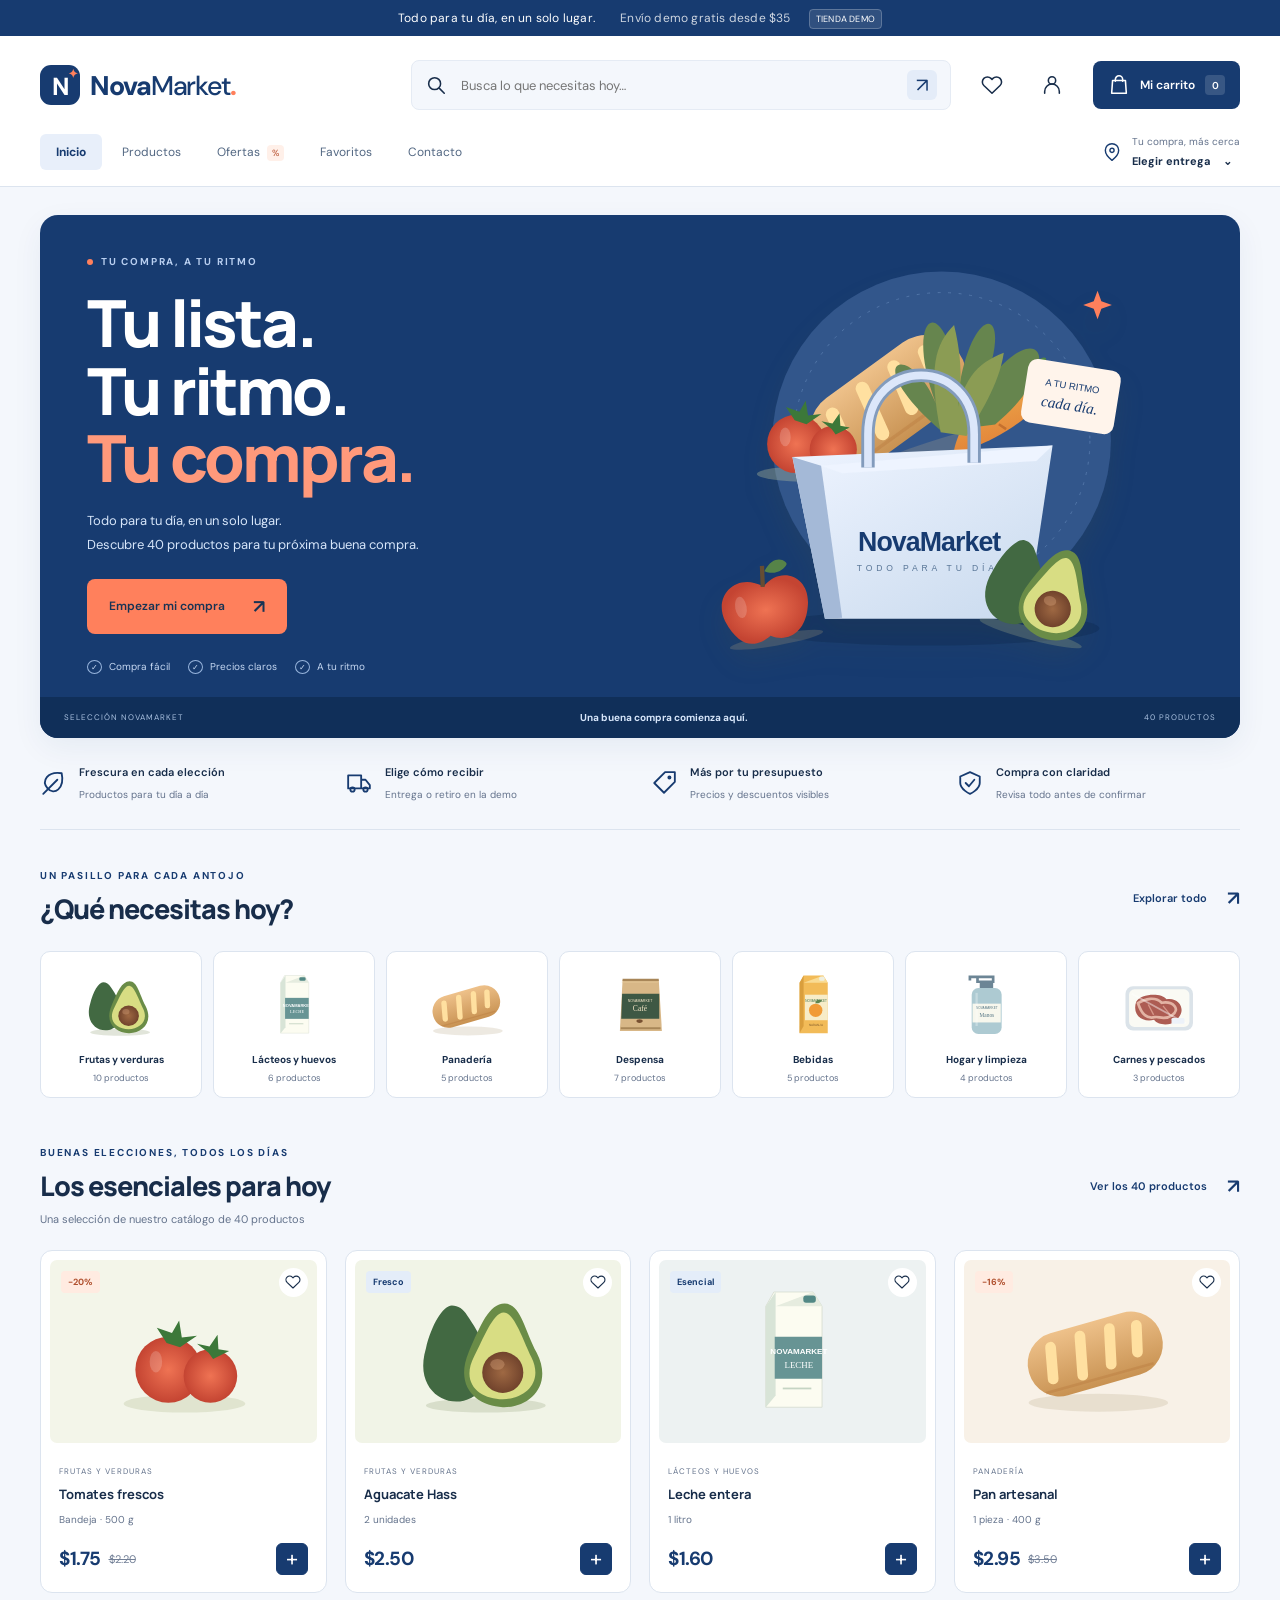
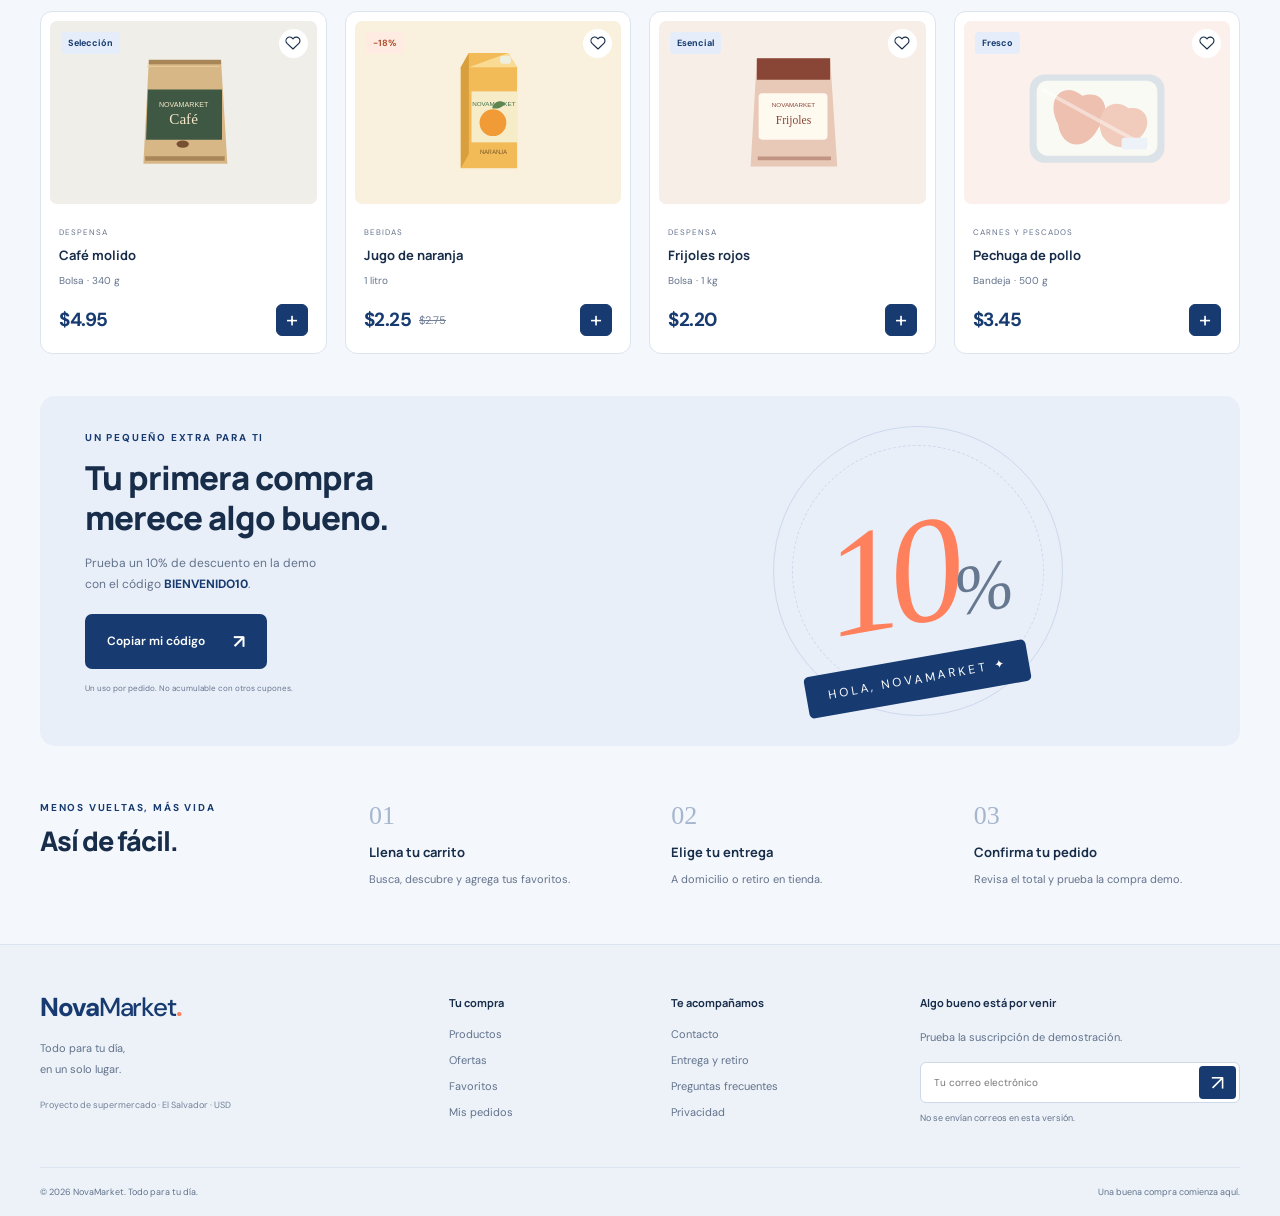
<file: index.html>
<!doctype html>
<html lang="es">
<head>
  <meta charset="utf-8"><meta name="viewport" content="width=device-width, initial-scale=1">
  <meta name="theme-color" content="#173b70"><meta name="description" content="NovaMarket: todo para tu día, en un solo lugar. Explora 40 productos y prueba una compra en nuestro supermercado digital.">
  <title>Inicio · NovaMarket</title>
  <link rel="icon" href="data:image/svg+xml,%3Csvg xmlns='http://www.w3.org/2000/svg' viewBox='0 0 100 100'%3E%3Crect rx='25' width='100' height='100' fill='%23173b70'/%3E%3Ctext x='50' y='72' text-anchor='middle' fill='%23ff805c' font-size='70' font-family='sans-serif' font-weight='bold'%3EN%3C/text%3E%3C/svg%3E">
  <link rel="stylesheet" href="styles.css"><link rel="stylesheet" href="urban.css"><script src="core.js" defer></script><script src="app.js" defer></script>
</head>
<body data-page="inicio">
  <a class="skip-link" href="#contenido">Ir al contenido</a>
  <div class="announcement">Todo para tu día, en un solo lugar. <span>Envío demo gratis desde $35</span><span class="demo-pill">TIENDA DEMO</span></div>
  <header class="header">
    <div class="container header-main">
      <a href="index.html" class="logo" aria-label="NovaMarket, inicio"><span class="logo-mark">N<span>✦</span></span><span>Nova<span class="logo-market">Market</span><span class="logo-dot">.</span></span></a>
      <form class="search" id="searchForm" role="search" action="productos.html" method="get"><span class="icon" data-icon="search"></span><input id="search" name="q" type="search" placeholder="Busca lo que necesitas hoy…" aria-label="Buscar productos"><button class="search-submit" aria-label="Buscar en el catálogo">↗</button></form>
      <a class="icon-button favorite-header" href="favoritos.html" aria-label="Ver favoritos"><span class="icon" data-icon="heart"></span></a>
      <a class="icon-button" href="pedidos.html" aria-label="Mis pedidos"><span class="icon" data-icon="user"></span></a>
      <button class="cart-button" data-action="cart"><span class="icon" data-icon="bag"></span><span class="cart-word">Mi carrito</span><span id="cartCount" class="count">0</span></button>
    </div>
    <div class="container nav-row"><nav class="nav" aria-label="Navegación principal"><a href="index.html" class="active" aria-current="page">Inicio</a><a href="productos.html">Productos</a><a href="ofertas.html">Ofertas <span class="nav-tag">%</span></a><a href="favoritos.html">Favoritos</a><a href="contacto.html">Contacto</a></nav><button class="location plain" data-action="location"><span class="icon" data-icon="pin"></span><span><small>Tu compra, más cerca</small><strong id="locationLabel">Elegir entrega <span>⌄</span></strong></span></button></div>
  </header>
  <main id="contenido"><section class="container hero" aria-labelledby="heroTitle">
  <div class="hero-copy"><div class="eyebrow"><span></span> TU COMPRA, A TU RITMO</div><h1 id="heroTitle">Tu lista.<br>Tu ritmo.<br><em>Tu compra.</em></h1><p>Todo para tu día, en un solo lugar.<br>Descubre 40 productos para tu próxima buena compra.</p><a class="primary" href="productos.html">Empezar mi compra <span>↗</span></a><div class="hero-benefits"><span><span class="check">✓</span> Compra fácil</span><span><span class="check">✓</span> Precios claros</span><span><span class="check">✓</span> A tu ritmo</span></div></div>
  <div class="hero-art" id="heroArt" aria-label="Ilustración de una bolsa NovaMarket con alimentos frescos" role="img"></div><div class="hero-caption"><span>SELECCIÓN NOVAMARKET</span><strong>Una buena compra comienza aquí.</strong><span>40 PRODUCTOS</span></div>
</section>
<section class="container perks" aria-label="Beneficios"><div><span class="icon" data-icon="leaf"></span><span><strong>Frescura en cada elección</strong><small>Productos para tu día a día</small></span></div><div><span class="icon" data-icon="truck"></span><span><strong>Elige cómo recibir</strong><small>Entrega o retiro en la demo</small></span></div><div><span class="icon" data-icon="tag"></span><span><strong>Más por tu presupuesto</strong><small>Precios y descuentos visibles</small></span></div><div><span class="icon" data-icon="shield"></span><span><strong>Compra con claridad</strong><small>Revisa todo antes de confirmar</small></span></div></section>
<section class="container departments" aria-labelledby="departmentTitle"><div class="section-heading"><div><span class="eyebrow">UN PASILLO PARA CADA ANTOJO</span><h2 id="departmentTitle">¿Qué necesitas hoy?</h2></div><a class="text-button" href="productos.html">Explorar todo <span>↗</span></a></div><div id="categories" class="categories"></div></section>
<section class="container catalog-section" id="productos" aria-labelledby="catalogTitle"><div class="section-heading"><div><span class="eyebrow">BUENAS ELECCIONES, TODOS LOS DÍAS</span><h2 id="catalogTitle">Los esenciales para hoy</h2><p id="resultCount" class="muted"></p></div><a class="text-button" href="productos.html">Ver los 40 productos <span>↗</span></a></div><div id="products" class="product-grid"></div><div id="empty" class="empty" hidden></div></section>
<section class="container promo"><div><span class="eyebrow">UN PEQUEÑO EXTRA PARA TI</span><h2>Tu primera compra<br>merece algo bueno.</h2><p>Prueba un 10% de descuento en la demo<br>con el código <strong>BIENVENIDO10</strong>.</p><button class="primary" data-action="coupon">Copiar mi código <span>↗</span></button><small>Un uso por pedido. No acumulable con otros cupones.</small></div><div class="promo-art"><span class="promo-ring"></span><span class="promo-percent">10<small>%</small></span><span class="promo-ticket">HOLA, NOVAMARKET ✦</span></div></section>
<section class="container how"><div><span class="eyebrow">MENOS VUELTAS, MÁS VIDA</span><h2>Así de fácil.</h2></div><article><span>01</span><h3>Llena tu carrito</h3><p>Busca, descubre y agrega tus favoritos.</p></article><article><span>02</span><h3>Elige tu entrega</h3><p>A domicilio o retiro en tienda.</p></article><article><span>03</span><h3>Confirma tu pedido</h3><p>Revisa el total y prueba la compra demo.</p></article></section>
</main>
  <footer><div class="container footer-main"><div><a href="index.html" class="logo">Nova<span class="logo-market">Market</span><span class="logo-dot">.</span></a><p>Todo para tu día,<br>en un solo lugar.</p><span class="footer-demo">Proyecto de supermercado · El Salvador · USD</span></div><div><h3>Tu compra</h3><a href="productos.html">Productos</a><a href="ofertas.html">Ofertas</a><a href="favoritos.html">Favoritos</a><a href="pedidos.html">Mis pedidos</a></div><div><h3>Te acompañamos</h3><a href="contacto.html">Contacto</a><button data-action="delivery">Entrega y retiro</button><button data-action="help">Preguntas frecuentes</button><button data-action="privacy">Privacidad</button></div><div class="newsletter"><h3>Algo bueno está por venir</h3><p>Prueba la suscripción de demostración.</p><form id="newsletterForm"><input type="email" required placeholder="Tu correo electrónico" aria-label="Correo para suscripción de demostración"><button aria-label="Suscribirme">↗</button></form><small>No se envían correos en esta versión.</small></div></div><div class="container footer-bottom"><span>© <span id="year"></span> NovaMarket. Todo para tu día.</span><span>Una buena compra comienza aquí.</span></div></footer>
  <dialog id="cartDialog" class="cart-dialog"><div class="dialog-heading"><div><span class="eyebrow">UNA BUENA ELECCIÓN</span><h2>Tu carrito <span id="drawerCount"></span></h2></div><button class="icon-button" data-close aria-label="Cerrar carrito">✕</button></div><div id="cartItems" class="cart-items"></div><div id="cartSummary"></div></dialog>
  <dialog id="modal" class="modal"><button class="modal-close icon-button" data-close aria-label="Cerrar ventana">✕</button><div id="modalContent"></div></dialog>
  <div id="toast" class="toast" role="status" aria-live="polite"></div>
  <nav class="mobile-nav" aria-label="Navegación móvil"><a href="index.html" aria-current="page"><span class="icon" data-icon="home"></span>Inicio</a><a href="productos.html"><span class="icon" data-icon="search"></span>Productos</a><a href="ofertas.html"><span class="icon" data-icon="tag"></span>Ofertas</a><a href="favoritos.html"><span class="icon" data-icon="heart"></span>Favoritos</a><a href="contacto.html"><span class="icon" data-icon="chat"></span>Contacto</a><button data-action="cart"><span class="icon" data-icon="bag"></span>Carrito <b id="mobileCount">0</b></button></nav>
  <noscript><div class="container demo-note">Activa JavaScript para buscar productos, usar el carrito y realizar compras de demostración.</div></noscript>
</body>
</html>
</file>
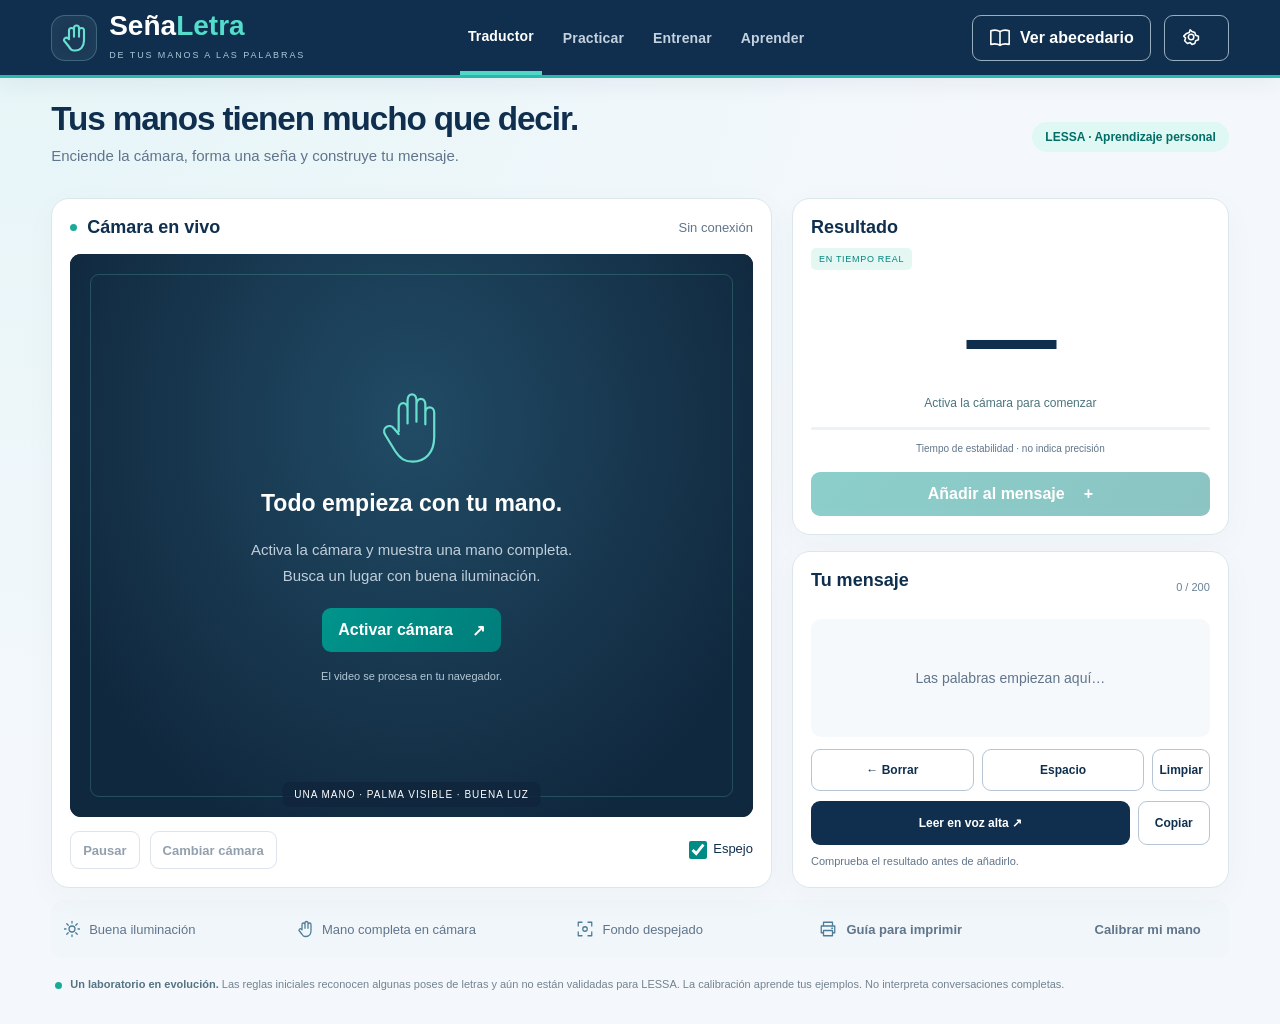
<file: senaletra/index.html>
<!doctype html><html lang="es"><head><meta charset="utf-8"><meta name="viewport" content="width=device-width,initial-scale=1"><meta name="theme-color" content="#0b1718"><meta name="description" content="SeñaLetra: laboratorio educativo de LESSA con cámara y aprendizaje por ejemplos personales."><title>SeñaLetra · Tus manos, tu voz</title><link rel="stylesheet" href="style.css"></head><body>
<header><a class="brand" href="./"><span class="brandmark"><svg aria-hidden="true" class="icon" fill="none" stroke="currentColor" stroke-linecap="round" stroke-linejoin="round" stroke-width="1.7" viewbox="0 0 24 24"><path d="M8 13V6a2 2 0 0 1 4 0v5-7a2 2 0 0 1 4 0v7-5a2 2 0 0 1 4 0v8c0 5-3 8-7 8h-1c-2 0-3-1-4-3l-4-5a2 2 0 0 1 3-2l1 1Z"></path></svg></span><span class="brandname">Seña<span>Letra</span><small>DE TUS MANOS A LAS PALABRAS</small></span></a><nav><button class="nav active" id="translator" data-tab="translate">Traductor</button><button class="nav" id="practice" data-tab="practice">Practicar</button><button class="nav" data-tab="train">Entrenar</button><button class="nav" data-tab="learn">Aprender</button></nav><div><button class="outline" id="guideButton"><svg aria-hidden="true" class="icon" fill="none" stroke="currentColor" stroke-linecap="round" stroke-linejoin="round" stroke-width="1.7" viewbox="0 0 24 24"><path d="M12 5c-3-2-6-2-10-1v15c4-1 7-1 10 1 3-2 6-2 10-1V4c-4-1-7-1-10 1Zm0 0v15"></path></svg><span>Ver abecedario</span></button><button aria-label="Calibración y ajustes" class="outline" id="settingsButton"><svg aria-hidden="true" class="icon" fill="none" stroke="currentColor" stroke-linecap="round" stroke-linejoin="round" stroke-width="1.7" viewbox="0 0 24 24"><path d="m10 3-1 3-3 1-3 3 2 2-1 3 3 3 3-1 2 2 3-1 1-3 3-1v-4l-3-1-1-3-3-1Z"></path><circle cx="11" cy="11" r="3"></circle></svg><span></span></button></div></header>
<main><section class="heading"><div><h1>Tus manos tienen mucho que decir.</h1><p>Enciende la cámara, forma una seña y construye tu mensaje.</p><span id="viewDescription" class="viewDescription"></span></div><span class="badge">LESSA · Aprendizaje personal</span></section>
<section id="translateView"><div class="practicebar" id="practiceBar" hidden><span>Tu reto</span><strong id="target">L</strong><button id="nextTarget">Otra letra →</button><span id="practiceFeedback" role="status"></span></div>
<div class="workspace"><article class="card camera"><div class="cardhead"><h2><span class="dot"></span> Cámara en vivo</h2><span id="status">Sin conexión</span></div><div class="feed"><video id="video" autoplay muted playsinline></video><canvas id="overlay"></canvas><div class="frameMarks" aria-hidden="true"></div><div id="empty"><div class="handIcon" aria-hidden="true"><svg viewBox="0 0 80 90" fill="none"><path d="M25 50V25c0-9 10-9 10 0v16-26c0-9 10-9 10 0v24-19c0-9 10-9 10 0v22-13c0-8 10-8 10 0v27c0 19-11 28-24 28-9 0-14-3-20-12L10 54c-5-8 5-14 10-7l5 6" stroke="currentColor" stroke-width="2.5" stroke-linecap="round" stroke-linejoin="round"/></svg></div><h3>Todo empieza con tu mano.</h3><p>Activa la cámara y muestra una mano completa.<br>Busca un lugar con buena iluminación.</p><button class="primary" id="start">Activar cámara <span>↗</span></button><small>El video se procesa en tu navegador.</small></div><span id="hint">UNA MANO · PALMA VISIBLE · BUENA LUZ</span></div><div class="cameraControls"><button id="pause" disabled>Pausar</button><button id="switch" disabled>Cambiar cámara</button><label><input type="checkbox" id="mirror" checked> Espejo</label></div><div id="cameraAlert" class="alert" hidden role="alert"><p id="cameraErrorText"></p><button id="retryDetector">Reintentar detector</button></div></article>
<aside class="results"><article class="card detection"><div class="cardhead"><h2>Resultado</h2><span class="tag">EN TIEMPO REAL</span></div><div id="letter" aria-live="polite">—</div><span id="stable">Activa la cámara para comenzar</span><div class="meter"><i id="progress"></i></div><small class="meterLabel">Tiempo de estabilidad · no indica precisión</small><button class="primary" id="confirm" disabled>Añadir al mensaje <span>+</span></button></article><article class="card word"><div class="cardhead"><h2>Tu mensaje</h2><span id="charCount">0 / 200</span></div><div id="word" aria-live="polite"><span class="placeholder">Las palabras empiezan aquí…</span></div><div class="editControls"><button id="erase">← Borrar</button><button id="space">Espacio</button><button id="clear">Limpiar</button></div><div class="messageActions"><button class="dark" id="speak">Leer en voz alta ↗</button><button id="copy">Copiar</button></div><small id="message" role="status">Comprueba el resultado antes de añadirlo.</small></article></aside><article id="trainView" class="card trainingPanel" hidden><div class="cardhead"><h2>Entrena con tu mano</h2><span class="tag">LESSA · EJEMPLOS LOCALES</span></div><p>Usa una referencia real de LESSA y enseña al sistema cómo haces una letra o una seña con una mano.</p><button id="trainingGuide" class="outlineLight">Ver referencia de esta letra</button><div class="trainingReference"><img id="trainingImage" src="assets/A.png" alt="Referencia LESSA de A"><div><strong id="trainingLabel">A · posición</strong><p id="trainingInstructions">Mantén la posición de la referencia sin mover la mano.</p><span id="availabilityBadge">Regla inicial experimental</span></div></div><div class="trainingGrid"><label>Etiqueta<select id="trainLetter"></select></label><label>O escribe una seña<input id="customLabel" maxlength="24" placeholder="Ej. una palabra validada"></label></div><label>Tipo de ejemplo<select id="captureMode"><option value="static">Posición fija · letras</option><option value="motion">Movimiento · una seña completa</option></select></label><p class="tip">1. Consulta la referencia. 2. Captura una posición o un movimiento. 3. Revisa y guarda el ejemplo. Repite al menos 5 veces variando un poco el ángulo; para J y Z utiliza movimiento y distintas velocidades.</p><label>Grupo de ejemplos<select id="trainingPurpose"><option value="train">Enseñar al sistema</option><option value="evaluate">Evaluar sin guardar el ejemplo</option></select></label><p id="exampleCount" role="status"></p><div class="captureActions"><button class="primary" id="capture">Capturar ejemplo</button><button id="finishCapture" disabled>Terminar movimiento</button></div><p id="storageStatus" role="status">Tus ejemplos se guardan en este navegador. Exporta una copia para usarlos en otro dispositivo.</p><p id="trainingStatus" role="status"></p><div id="captureReview" class="captureReview" hidden><strong id="captureSummary"></strong><p>Comprueba que hiciste la seña correcta. Este ejemplo no se añadirá hasta que lo guardes.</p><button id="saveCapture" class="primary">Guardar ejemplo</button><button id="discardCapture">Descartar</button></div><section class="cloudTraining"><h3>Entrenamiento compartido · Supabase</h3><label class="setting"><input id="shareTraining" type="checkbox" checked> Compartir cada nuevo ejemplo al guardarlo</label><p>Se comparten coordenadas, sin video. Otros visitantes podrán cargarlas. Los ejemplos no han sido validados por una persona experta en LESSA.</p><div class="captureActions"><button id="uploadShared">Compartir ejemplos de esta letra</button><button id="loadShared">Cargar ejemplos de esta letra</button><button id="loadAllShared" class="primary">Recuperar todas las letras</button></div><p id="cloudStatus" role="status">Conectado al proyecto exclusivo SeñaLetra. Puedes compartir los ejemplos que ya tienes guardados.</p></section><div class="trainingSummary"><div><strong id="trainedCount">0</strong><span>Letras o señas distintas</span></div><div><strong id="testScore">—</strong><span>Pruebas personales</span></div></div><div id="evaluationResult" role="status"></div><div id="sampleCounts"></div><div class="trainingTools"><button id="exportSamples">Exportar ejemplos</button><label class="fileButton">Importar ejemplos<input type="file" id="importSamples" accept="application/json,.json" hidden></label><button id="deleteLabel">Borrar esta seña</button></div><label class="setting"><input id="auto" type="checkbox"> Añadir letras automáticamente tras 0,9 s estables</label><label class="setting"><input id="autoMotion" type="checkbox"> Detectar automáticamente movimientos entrenados</label><small>Realiza una seña y mantén la mano quieta al terminar. Necesita ejemplos guardados de esa seña.</small><div class="motionTools"><p>Puedes probar un movimiento manualmente o activar la detección automática. La prueba no agrega ejemplos al entrenamiento.</p><button id="testMotion" class="dark">Reconocer movimiento</button></div><p class="notice">Las muestras guardan coordenadas de una mano, no video. La variación de velocidad se compensa de forma experimental; no equivale a un modelo validado con muchas personas. No se admiten aún señas de dos manos ni rasgos faciales.</p></article></div>
<footer><span><svg aria-hidden="true" class="icon" fill="none" stroke="currentColor" stroke-linecap="round" stroke-linejoin="round" stroke-width="1.7" viewbox="0 0 24 24"><circle cx="12" cy="12" r="4"></circle><path d="M12 2v2m0 16v2M2 12h2m16 0h2M5 5l2 2m10 10 2 2M5 19l2-2M17 7l2-2"></path></svg>Buena iluminación</span><span><svg aria-hidden="true" class="icon" fill="none" stroke="currentColor" stroke-linecap="round" stroke-linejoin="round" stroke-width="1.7" viewbox="0 0 24 24"><path d="M8 13V6a2 2 0 0 1 4 0v5-7a2 2 0 0 1 4 0v7-5a2 2 0 0 1 4 0v8c0 5-3 8-7 8h-1c-2 0-3-1-4-3l-4-5a2 2 0 0 1 3-2l1 1Z"></path></svg>Mano completa en cámara</span><span><svg aria-hidden="true" class="icon" fill="none" stroke="currentColor" stroke-linecap="round" stroke-linejoin="round" stroke-width="1.7" viewbox="0 0 24 24"><path d="M8 3H3v5m13-5h5v5M3 16v5h5m13-5v5h-5"></path><circle cx="12" cy="12" r="3"></circle></svg>Fondo despejado</span><button id="printGuide"><svg aria-hidden="true" class="icon" fill="none" stroke="currentColor" stroke-linecap="round" stroke-linejoin="round" stroke-width="1.7" viewbox="0 0 24 24"><path d="M6 8V3h12v5M6 17H3V8h18v9h-3M6 14h12v7H6v-7Zm11-3h1"></path></svg><span>Guía para imprimir</span></button><button id="trainShortcut">Calibrar mi mano</button></footer>
<div class="scope"><span class="dot"></span><p><strong>Un laboratorio en evolución.</strong> Las reglas iniciales reconocen algunas poses de letras y aún no están validadas para LESSA. La calibración aprende tus ejemplos. No interpreta conversaciones completas.</p></div></section>
<section id="learnView" hidden><div class="sectionTitle"><span class="eyebrow">REFERENCIAS REALES</span><h2>Aprender de quienes la conocen.</h2><p>Materiales de LESSA para consultar y comprobar tus señas. No sustituimos estas referencias por ilustraciones inventadas.</p></div><div class="resourceGrid"><a class="resource" href="https://sites.google.com/clases.edu.sv/lessa/recursos-m%C3%B3dulo-2" target="_blank" rel="noopener"><span>01 / ABECEDARIO</span><div class="resourceArt letters" aria-hidden="true">Aa<span>↗</span></div><h3>Letras y números</h3><p>Láminas del abecedario y números salvadoreños, además de materiales sobre gramática.</p><strong>Consultar material ↗</strong></a><a class="resource" href="https://sites.google.com/clases.edu.sv/lessa/m%C3%B3dulo-2" target="_blank" rel="noopener"><span>02 / EN MOVIMIENTO</span><div class="resourceArt videoArt" aria-hidden="true">▷</div><h3>Demostraciones en video</h3><p>Videolecciones en situaciones escolares para observar movimiento, contexto y expresión.</p><strong>Ver lecciones ↗</strong></a><a class="resource" href="https://editorial.ues.edu.sv/dees-lessa/" target="_blank" rel="noopener"><span>03 / UNIVERSIDAD DE EL SALVADOR</span><div class="resourceArt bookArt" aria-hidden="true">LESSA<span>UES</span></div><h3>Diccionario especializado</h3><p>Referencia de vocabulario universitario, con imágenes y enlaces a demostraciones mediante QR.</p><strong>Abrir diccionario ↗</strong></a></div><div class="learningNote"><h3>Una lengua con identidad propia.</h3><p>LESSA tiene gramática, expresiones y variaciones propias. Deletrear letras es una parte del proyecto; comprender una conversación requiere mucho más que reconocer una mano.</p></div></section>
</main>
<dialog id="settings"></dialog>
<button id="motionFloating" hidden>Terminar y reconocer →</button><script type="module" src="app.js"></script><dialog id="guide"><div class="dialoghead"><div><h2>Archivo visual · LESSA</h2><p>Selecciona una letra para verla en detalle.</p></div><button data-close="guide" aria-label="Cerrar guía">✕</button></div><p class="notice">Referencia educativa de LESSA · Módulo 2. Las flechas y trazos indican movimiento. Consulta la lámina original para ver la fuente completa.</p><div id="alphabet"></div><div class="guideCredit"><a href="https://sites.google.com/clases.edu.sv/lessa/recursos-m%C3%B3dulo-2" target="_blank" rel="noopener">Fuente: Curso de alfabetización en LESSA · Recursos Módulo 2 ↗</a><button id="fullAlphabet">Ver lámina completa</button></div></dialog><dialog id="detail"><div class="dialoghead"><h2 id="detailTitle">Letra A</h2><button data-close="detail" aria-label="Cerrar detalle">✕</button></div><img id="detailImage" alt=""><p id="detailText"></p><button id="calibrateFromGuide" class="primary">Calibrar esta letra</button><small>Ilustración extraída de la lámina educativa LESSA, Módulo 2. No constituye un ejemplo de entrenamiento.</small></dialog></body></html>
</file>
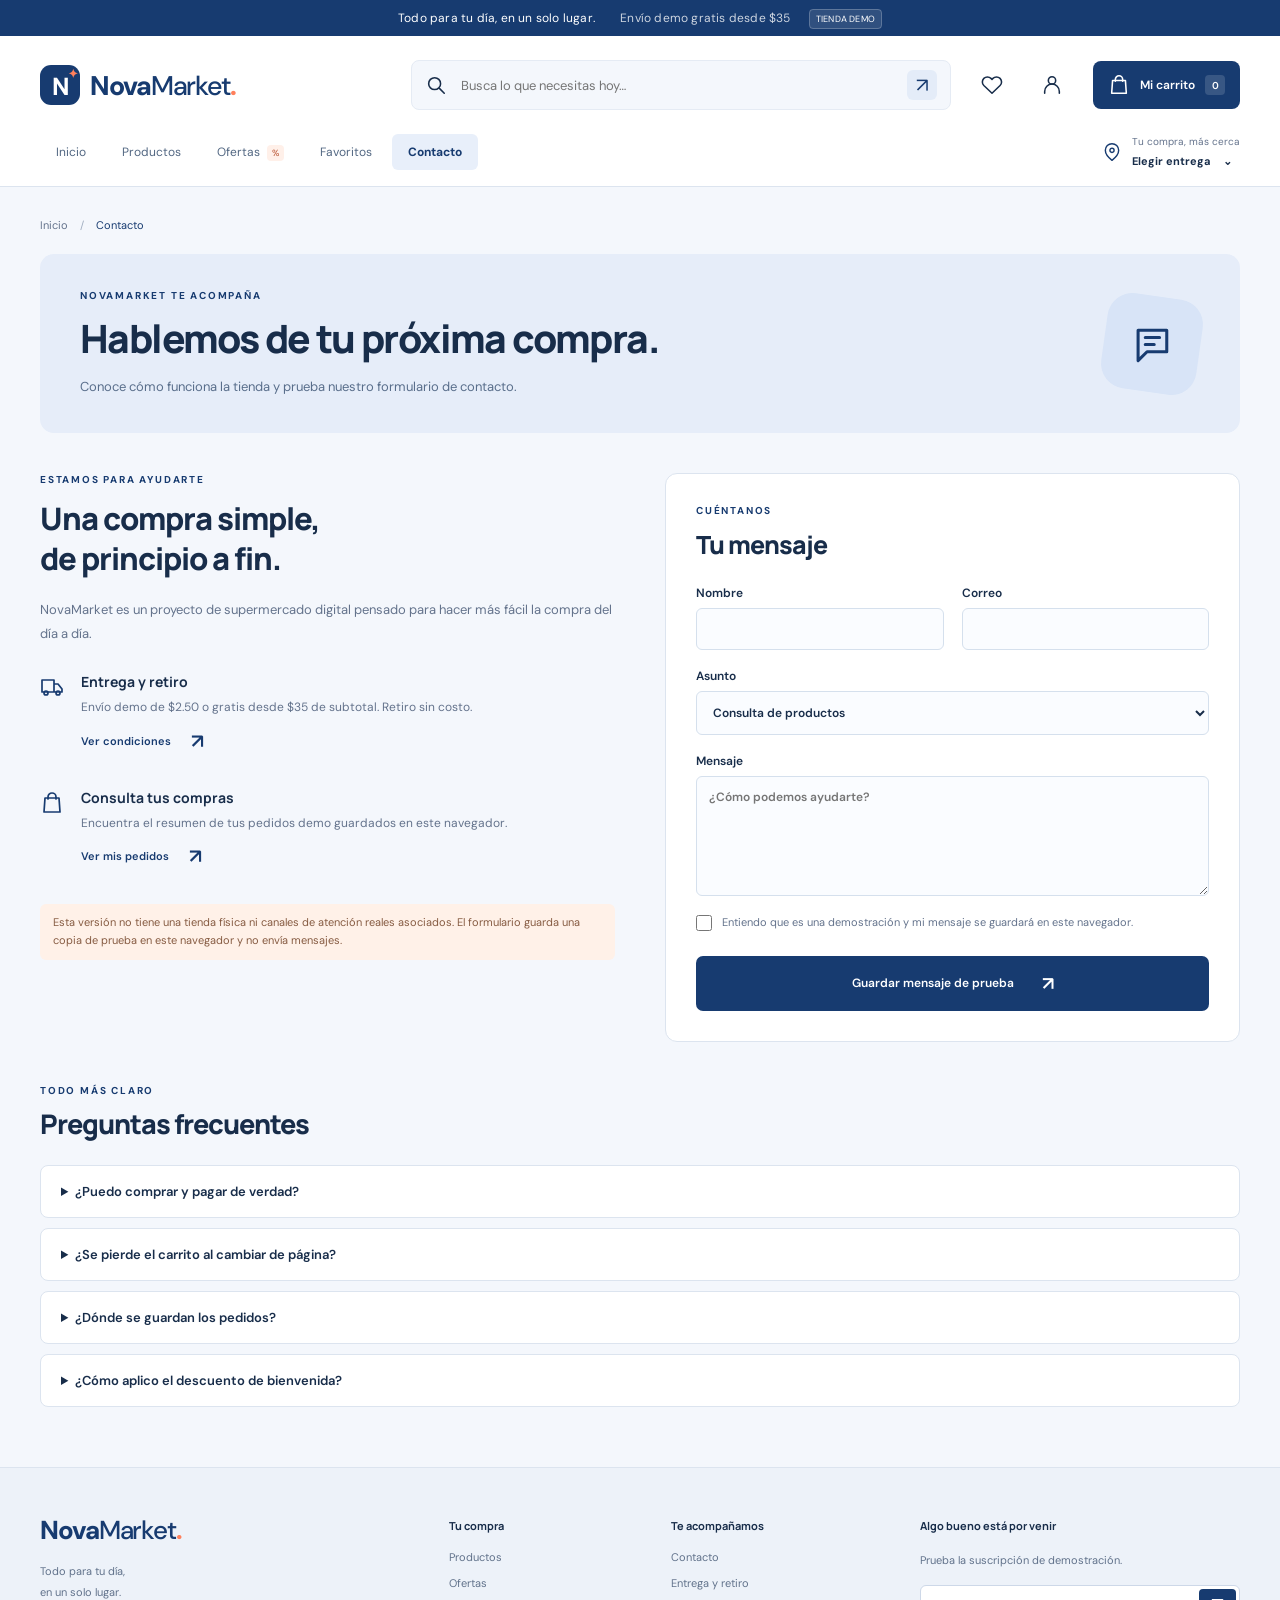
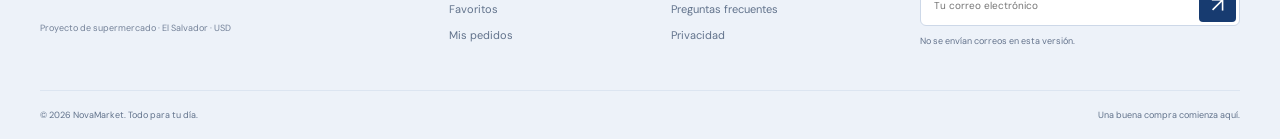
<file: contacto.html>
<!doctype html>
<html lang="es">
<head>
  <meta charset="utf-8"><meta name="viewport" content="width=device-width, initial-scale=1">
  <meta name="theme-color" content="#173b70"><meta name="description" content="Conoce NovaMarket, consulta las preguntas frecuentes y prueba el formulario de contacto.">
  <title>Contacto · NovaMarket</title>
  <link rel="icon" href="data:image/svg+xml,%3Csvg xmlns='http://www.w3.org/2000/svg' viewBox='0 0 100 100'%3E%3Crect rx='25' width='100' height='100' fill='%23173b70'/%3E%3Ctext x='50' y='72' text-anchor='middle' fill='%23ff805c' font-size='70' font-family='sans-serif' font-weight='bold'%3EN%3C/text%3E%3C/svg%3E">
  <link rel="stylesheet" href="styles.css"><link rel="stylesheet" href="urban.css"><script src="core.js" defer></script><script src="app.js" defer></script>
</head>
<body data-page="contacto">
  <a class="skip-link" href="#contenido">Ir al contenido</a>
  <div class="announcement">Todo para tu día, en un solo lugar. <span>Envío demo gratis desde $35</span><span class="demo-pill">TIENDA DEMO</span></div>
  <header class="header">
    <div class="container header-main">
      <a href="index.html" class="logo" aria-label="NovaMarket, inicio"><span class="logo-mark">N<span>✦</span></span><span>Nova<span class="logo-market">Market</span><span class="logo-dot">.</span></span></a>
      <form class="search" id="searchForm" role="search" action="productos.html" method="get"><span class="icon" data-icon="search"></span><input id="search" name="q" type="search" placeholder="Busca lo que necesitas hoy…" aria-label="Buscar productos"><button class="search-submit" aria-label="Buscar en el catálogo">↗</button></form>
      <a class="icon-button favorite-header" href="favoritos.html" aria-label="Ver favoritos"><span class="icon" data-icon="heart"></span></a>
      <a class="icon-button" href="pedidos.html" aria-label="Mis pedidos"><span class="icon" data-icon="user"></span></a>
      <button class="cart-button" data-action="cart"><span class="icon" data-icon="bag"></span><span class="cart-word">Mi carrito</span><span id="cartCount" class="count">0</span></button>
    </div>
    <div class="container nav-row"><nav class="nav" aria-label="Navegación principal"><a href="index.html">Inicio</a><a href="productos.html">Productos</a><a href="ofertas.html">Ofertas <span class="nav-tag">%</span></a><a href="favoritos.html">Favoritos</a><a href="contacto.html" class="active" aria-current="page">Contacto</a></nav><button class="location plain" data-action="location"><span class="icon" data-icon="pin"></span><span><small>Tu compra, más cerca</small><strong id="locationLabel">Elegir entrega <span>⌄</span></strong></span></button></div>
  </header>
  <main id="contenido"><section class="container page-intro"><a class="breadcrumb" href="index.html">Inicio</a><span class="breadcrumb-separator">/</span><span class="breadcrumb-current">Contacto</span><div class="page-intro-content"><div><span class="eyebrow">NOVAMARKET TE ACOMPAÑA</span><h1>Hablemos de tu próxima compra.</h1><p>Conoce cómo funciona la tienda y prueba nuestro formulario de contacto.</p></div><div class="intro-icon" aria-hidden="true"><span class="icon" data-icon="chat"></span></div></div></section>
<section class="container contact-grid"><div class="contact-content"><span class="eyebrow">ESTAMOS PARA AYUDARTE</span><h2>Una compra simple,<br>de principio a fin.</h2><p>NovaMarket es un proyecto de supermercado digital pensado para hacer más fácil la compra del día a día.</p><div class="support-card"><span class="icon" data-icon="truck"></span><div><h3>Entrega y retiro</h3><p>Envío demo de $2.50 o gratis desde $35 de subtotal. Retiro sin costo.</p><button class="text-button" data-action="delivery">Ver condiciones <span>↗</span></button></div></div><div class="support-card"><span class="icon" data-icon="bag"></span><div><h3>Consulta tus compras</h3><p>Encuentra el resumen de tus pedidos demo guardados en este navegador.</p><a class="text-button" href="pedidos.html">Ver mis pedidos <span>↗</span></a></div></div><div class="demo-note">Esta versión no tiene una tienda física ni canales de atención reales asociados. El formulario guarda una copia de prueba en este navegador y no envía mensajes.</div></div><div class="contact-form-panel"><span class="eyebrow">CUÉNTANOS</span><h2>Tu mensaje</h2><form id="contactForm" class="form-grid"><label>Nombre<input name="name" autocomplete="name" minlength="3" maxlength="80" required></label><label>Correo<input name="email" type="email" autocomplete="email" maxlength="120" required></label><label class="full">Asunto<select name="subject"><option>Consulta de productos</option><option>Entrega y retiro</option><option>Pedido de demostración</option><option>Sugerencia</option></select></label><label class="full">Mensaje<textarea name="message" minlength="10" maxlength="1000" placeholder="¿Cómo podemos ayudarte?" required></textarea></label><label class="form-consent full"><input type="checkbox" name="consent" required><span>Entiendo que es una demostración y mi mensaje se guardará en este navegador.</span></label><button type="submit" class="primary full wide">Guardar mensaje de prueba <span>↗</span></button><p id="contactStatus" class="form-status full" role="status" aria-live="polite"></p></form></div></section>
<section class="container faq-section"><span class="eyebrow">TODO MÁS CLARO</span><h2>Preguntas frecuentes</h2><details><summary>¿Puedo comprar y pagar de verdad?</summary><p>El catálogo y el carrito funcionan para probar una compra. Esta versión no procesa pagos ni despacha productos.</p></details><details><summary>¿Se pierde el carrito al cambiar de página?</summary><p>No. Si tu navegador permite el almacenamiento local, el carrito y los favoritos se conservan al visitar las diferentes páginas.</p></details><details><summary>¿Dónde se guardan los pedidos?</summary><p>En este navegador. Puedes revisarlos desde Mis pedidos. No se sincronizan con otros dispositivos.</p></details><details><summary>¿Cómo aplico el descuento de bienvenida?</summary><p>Escribe BIENVENIDO10 en el carrito. Se aplica un 10% al subtotal de productos; el envío no recibe descuento.</p></details></section>
</main>
  <footer><div class="container footer-main"><div><a href="index.html" class="logo">Nova<span class="logo-market">Market</span><span class="logo-dot">.</span></a><p>Todo para tu día,<br>en un solo lugar.</p><span class="footer-demo">Proyecto de supermercado · El Salvador · USD</span></div><div><h3>Tu compra</h3><a href="productos.html">Productos</a><a href="ofertas.html">Ofertas</a><a href="favoritos.html">Favoritos</a><a href="pedidos.html">Mis pedidos</a></div><div><h3>Te acompañamos</h3><a href="contacto.html">Contacto</a><button data-action="delivery">Entrega y retiro</button><button data-action="help">Preguntas frecuentes</button><button data-action="privacy">Privacidad</button></div><div class="newsletter"><h3>Algo bueno está por venir</h3><p>Prueba la suscripción de demostración.</p><form id="newsletterForm"><input type="email" required placeholder="Tu correo electrónico" aria-label="Correo para suscripción de demostración"><button aria-label="Suscribirme">↗</button></form><small>No se envían correos en esta versión.</small></div></div><div class="container footer-bottom"><span>© <span id="year"></span> NovaMarket. Todo para tu día.</span><span>Una buena compra comienza aquí.</span></div></footer>
  <dialog id="cartDialog" class="cart-dialog"><div class="dialog-heading"><div><span class="eyebrow">UNA BUENA ELECCIÓN</span><h2>Tu carrito <span id="drawerCount"></span></h2></div><button class="icon-button" data-close aria-label="Cerrar carrito">✕</button></div><div id="cartItems" class="cart-items"></div><div id="cartSummary"></div></dialog>
  <dialog id="modal" class="modal"><button class="modal-close icon-button" data-close aria-label="Cerrar ventana">✕</button><div id="modalContent"></div></dialog>
  <div id="toast" class="toast" role="status" aria-live="polite"></div>
  <nav class="mobile-nav" aria-label="Navegación móvil"><a href="index.html"><span class="icon" data-icon="home"></span>Inicio</a><a href="productos.html"><span class="icon" data-icon="search"></span>Productos</a><a href="ofertas.html"><span class="icon" data-icon="tag"></span>Ofertas</a><a href="favoritos.html"><span class="icon" data-icon="heart"></span>Favoritos</a><a href="contacto.html" aria-current="page"><span class="icon" data-icon="chat"></span>Contacto</a><button data-action="cart"><span class="icon" data-icon="bag"></span>Carrito <b id="mobileCount">0</b></button></nav>
  <noscript><div class="container demo-note">Activa JavaScript para buscar productos, usar el carrito y realizar compras de demostración.</div></noscript>
</body>
</html>
</file>
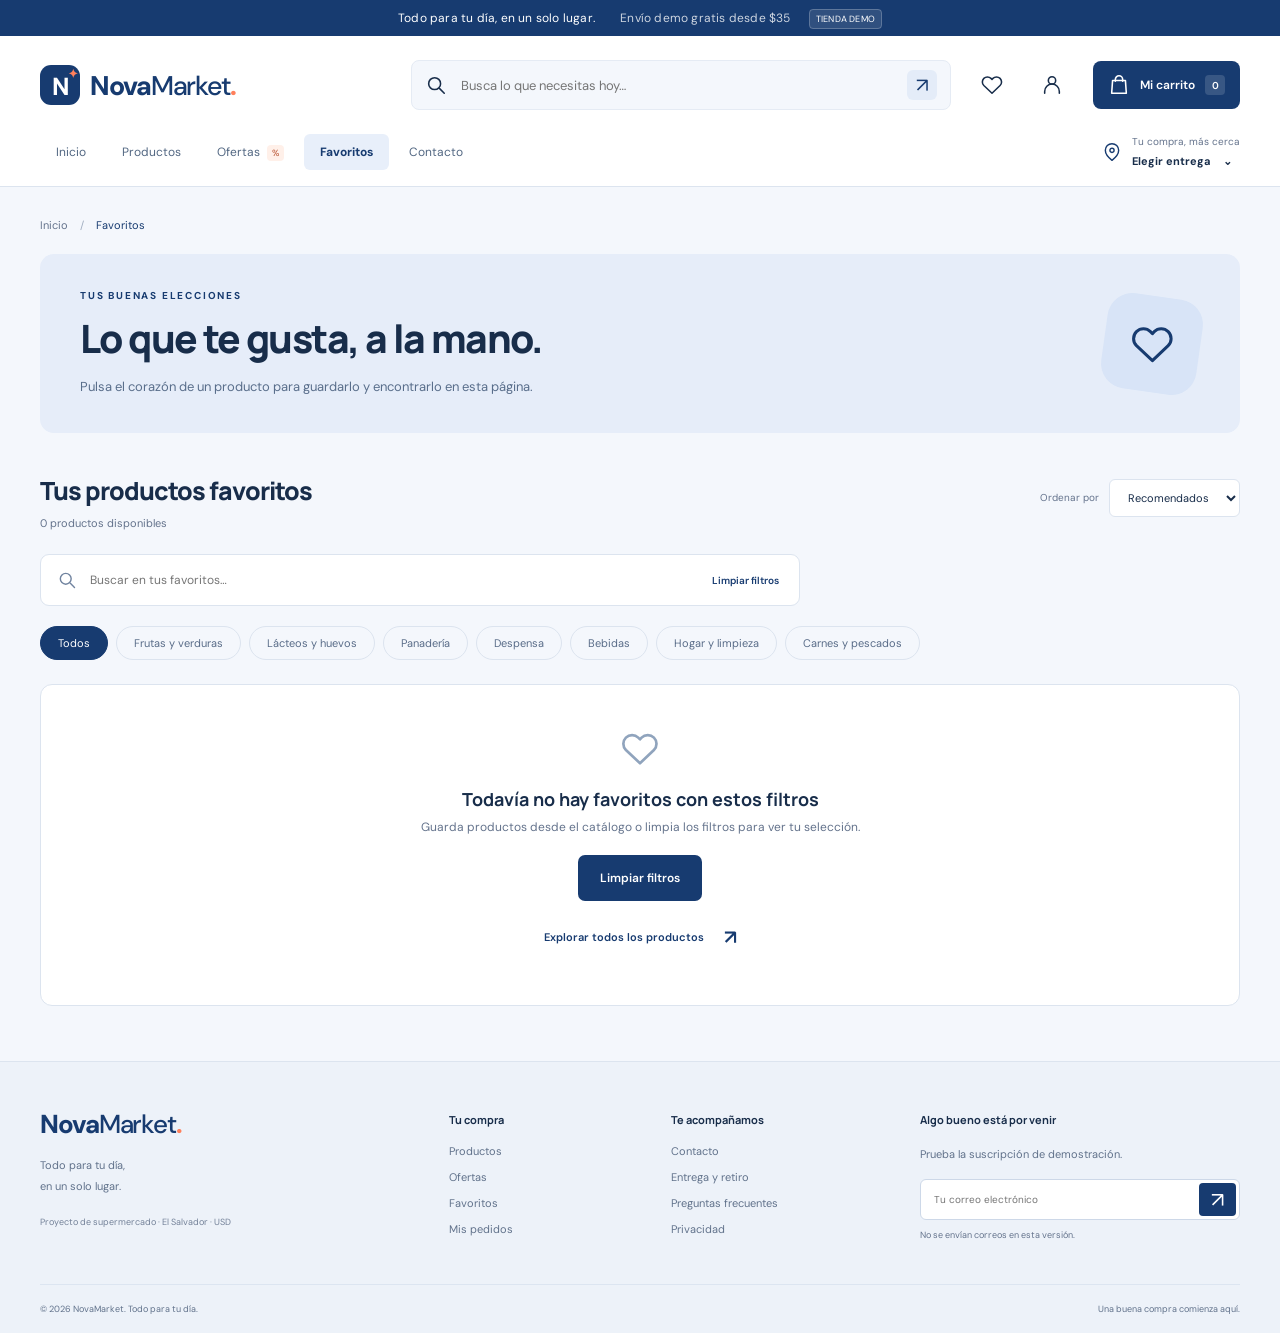
<file: favoritos.html>
<!doctype html>
<html lang="es">
<head>
  <meta charset="utf-8"><meta name="viewport" content="width=device-width, initial-scale=1">
  <meta name="theme-color" content="#173b70"><meta name="description" content="Guarda tus productos preferidos de NovaMarket y encuéntralos aquí cuando prepares tu próxima compra.">
  <title>Favoritos · NovaMarket</title>
  <link rel="icon" href="data:image/svg+xml,%3Csvg xmlns='http://www.w3.org/2000/svg' viewBox='0 0 100 100'%3E%3Crect rx='25' width='100' height='100' fill='%23173b70'/%3E%3Ctext x='50' y='72' text-anchor='middle' fill='%23ff805c' font-size='70' font-family='sans-serif' font-weight='bold'%3EN%3C/text%3E%3C/svg%3E">
  <link rel="stylesheet" href="styles.css"><link rel="stylesheet" href="urban.css"><script src="core.js" defer></script><script src="app.js" defer></script>
</head>
<body data-page="favoritos">
  <a class="skip-link" href="#contenido">Ir al contenido</a>
  <div class="announcement">Todo para tu día, en un solo lugar. <span>Envío demo gratis desde $35</span><span class="demo-pill">TIENDA DEMO</span></div>
  <header class="header">
    <div class="container header-main">
      <a href="index.html" class="logo" aria-label="NovaMarket, inicio"><span class="logo-mark">N<span>✦</span></span><span>Nova<span class="logo-market">Market</span><span class="logo-dot">.</span></span></a>
      <form class="search" id="searchForm" role="search" action="productos.html" method="get"><span class="icon" data-icon="search"></span><input id="search" name="q" type="search" placeholder="Busca lo que necesitas hoy…" aria-label="Buscar productos"><button class="search-submit" aria-label="Buscar en el catálogo">↗</button></form>
      <a class="icon-button favorite-header" href="favoritos.html" aria-label="Ver favoritos"><span class="icon" data-icon="heart"></span></a>
      <a class="icon-button" href="pedidos.html" aria-label="Mis pedidos"><span class="icon" data-icon="user"></span></a>
      <button class="cart-button" data-action="cart"><span class="icon" data-icon="bag"></span><span class="cart-word">Mi carrito</span><span id="cartCount" class="count">0</span></button>
    </div>
    <div class="container nav-row"><nav class="nav" aria-label="Navegación principal"><a href="index.html">Inicio</a><a href="productos.html">Productos</a><a href="ofertas.html">Ofertas <span class="nav-tag">%</span></a><a href="favoritos.html" class="active" aria-current="page">Favoritos</a><a href="contacto.html">Contacto</a></nav><button class="location plain" data-action="location"><span class="icon" data-icon="pin"></span><span><small>Tu compra, más cerca</small><strong id="locationLabel">Elegir entrega <span>⌄</span></strong></span></button></div>
  </header>
  <main id="contenido"><section class="container page-intro"><a class="breadcrumb" href="index.html">Inicio</a><span class="breadcrumb-separator">/</span><span class="breadcrumb-current">Favoritos</span><div class="page-intro-content"><div><span class="eyebrow">TUS BUENAS ELECCIONES</span><h1>Lo que te gusta, a la mano.</h1><p>Pulsa el corazón de un producto para guardarlo y encontrarlo en esta página.</p></div><div class="intro-icon" aria-hidden="true"><span class="icon" data-icon="heart"></span></div></div></section>

<section class="container catalog-section page-catalog" id="productos" aria-labelledby="catalogTitle"><div class="section-heading"><div><h2 id="catalogTitle">Favoritos</h2><p id="resultCount" class="muted" role="status" aria-live="polite"></p></div><label class="sort-label">Ordenar por <select id="sort"><option value="featured">Recomendados</option><option value="price-asc">Menor precio</option><option value="price-desc">Mayor precio</option><option value="name">Nombre A–Z</option></select></label></div><div class="local-search"><span class="icon" data-icon="search"></span><input id="catalogSearch" type="search" placeholder="Buscar en tus favoritos…" aria-label="Buscar en Favoritos"><button class="text-button" data-action="reset">Limpiar filtros</button></div><div class="filters" id="filters"></div><div id="products" class="product-grid"></div><div id="empty" class="empty" hidden><span class="icon" data-icon="heart"></span><h3>Todavía no hay favoritos con estos filtros</h3><p>Guarda productos desde el catálogo o limpia los filtros para ver tu selección.</p><button class="primary" data-action="reset">Limpiar filtros</button><a class="text-button empty-link" href="productos.html">Explorar todos los productos <span>↗</span></a></div></section>
</main>
  <footer><div class="container footer-main"><div><a href="index.html" class="logo">Nova<span class="logo-market">Market</span><span class="logo-dot">.</span></a><p>Todo para tu día,<br>en un solo lugar.</p><span class="footer-demo">Proyecto de supermercado · El Salvador · USD</span></div><div><h3>Tu compra</h3><a href="productos.html">Productos</a><a href="ofertas.html">Ofertas</a><a href="favoritos.html">Favoritos</a><a href="pedidos.html">Mis pedidos</a></div><div><h3>Te acompañamos</h3><a href="contacto.html">Contacto</a><button data-action="delivery">Entrega y retiro</button><button data-action="help">Preguntas frecuentes</button><button data-action="privacy">Privacidad</button></div><div class="newsletter"><h3>Algo bueno está por venir</h3><p>Prueba la suscripción de demostración.</p><form id="newsletterForm"><input type="email" required placeholder="Tu correo electrónico" aria-label="Correo para suscripción de demostración"><button aria-label="Suscribirme">↗</button></form><small>No se envían correos en esta versión.</small></div></div><div class="container footer-bottom"><span>© <span id="year"></span> NovaMarket. Todo para tu día.</span><span>Una buena compra comienza aquí.</span></div></footer>
  <dialog id="cartDialog" class="cart-dialog"><div class="dialog-heading"><div><span class="eyebrow">UNA BUENA ELECCIÓN</span><h2>Tu carrito <span id="drawerCount"></span></h2></div><button class="icon-button" data-close aria-label="Cerrar carrito">✕</button></div><div id="cartItems" class="cart-items"></div><div id="cartSummary"></div></dialog>
  <dialog id="modal" class="modal"><button class="modal-close icon-button" data-close aria-label="Cerrar ventana">✕</button><div id="modalContent"></div></dialog>
  <div id="toast" class="toast" role="status" aria-live="polite"></div>
  <nav class="mobile-nav" aria-label="Navegación móvil"><a href="index.html"><span class="icon" data-icon="home"></span>Inicio</a><a href="productos.html"><span class="icon" data-icon="search"></span>Productos</a><a href="ofertas.html"><span class="icon" data-icon="tag"></span>Ofertas</a><a href="favoritos.html" aria-current="page"><span class="icon" data-icon="heart"></span>Favoritos</a><a href="contacto.html"><span class="icon" data-icon="chat"></span>Contacto</a><button data-action="cart"><span class="icon" data-icon="bag"></span>Carrito <b id="mobileCount">0</b></button></nav>
  <noscript><div class="container demo-note">Activa JavaScript para buscar productos, usar el carrito y realizar compras de demostración.</div></noscript>
</body>
</html>
</file>
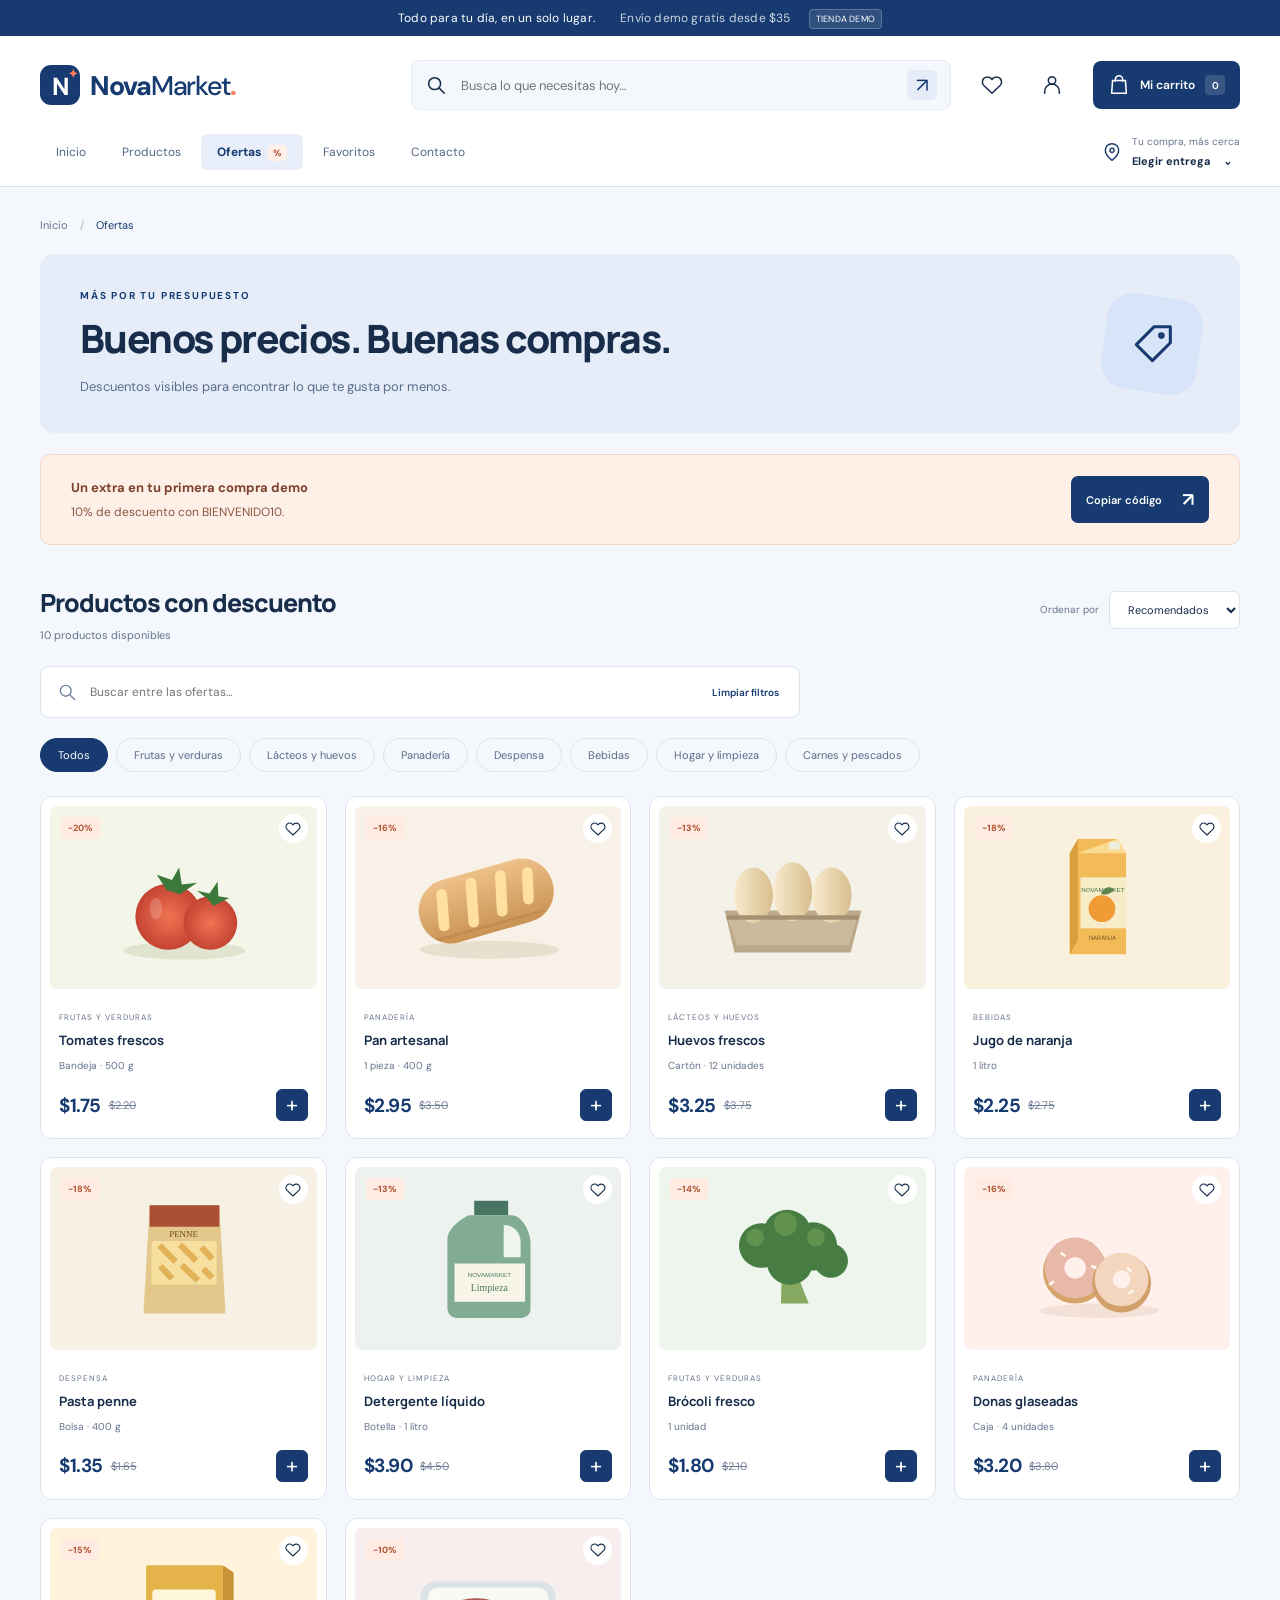
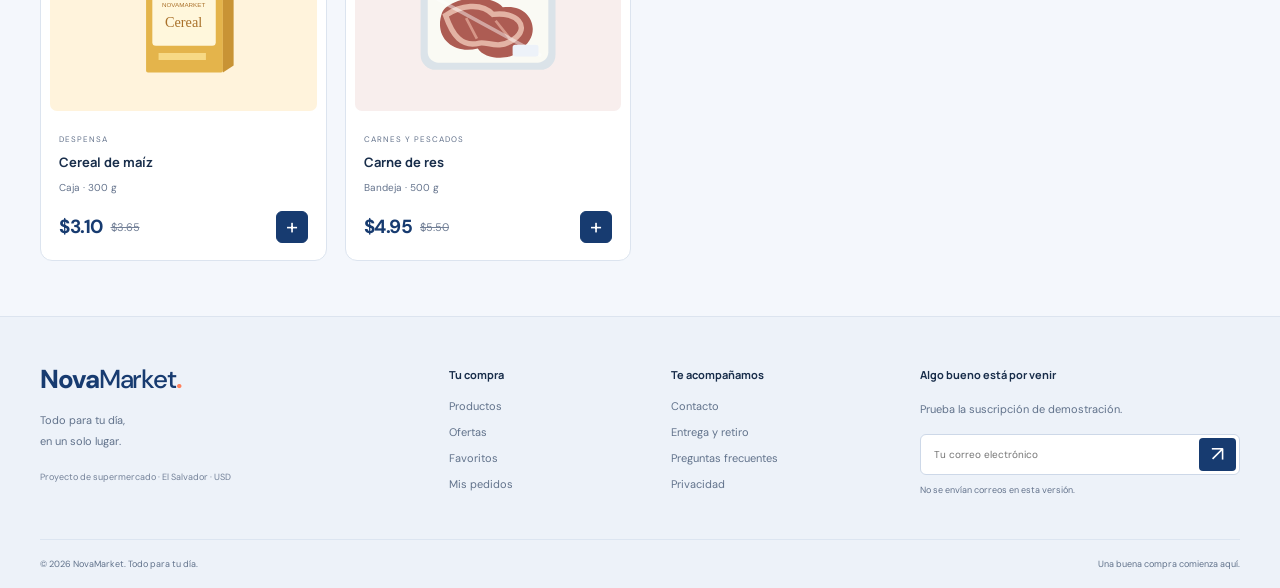
<file: ofertas.html>
<!doctype html>
<html lang="es">
<head>
  <meta charset="utf-8"><meta name="viewport" content="width=device-width, initial-scale=1">
  <meta name="theme-color" content="#173b70"><meta name="description" content="Descubre los productos con descuento en NovaMarket y usa el cupón de bienvenida en tu compra demo.">
  <title>Ofertas · NovaMarket</title>
  <link rel="icon" href="data:image/svg+xml,%3Csvg xmlns='http://www.w3.org/2000/svg' viewBox='0 0 100 100'%3E%3Crect rx='25' width='100' height='100' fill='%23173b70'/%3E%3Ctext x='50' y='72' text-anchor='middle' fill='%23ff805c' font-size='70' font-family='sans-serif' font-weight='bold'%3EN%3C/text%3E%3C/svg%3E">
  <link rel="stylesheet" href="styles.css"><link rel="stylesheet" href="urban.css"><script src="core.js" defer></script><script src="app.js" defer></script>
</head>
<body data-page="ofertas">
  <a class="skip-link" href="#contenido">Ir al contenido</a>
  <div class="announcement">Todo para tu día, en un solo lugar. <span>Envío demo gratis desde $35</span><span class="demo-pill">TIENDA DEMO</span></div>
  <header class="header">
    <div class="container header-main">
      <a href="index.html" class="logo" aria-label="NovaMarket, inicio"><span class="logo-mark">N<span>✦</span></span><span>Nova<span class="logo-market">Market</span><span class="logo-dot">.</span></span></a>
      <form class="search" id="searchForm" role="search" action="productos.html" method="get"><span class="icon" data-icon="search"></span><input id="search" name="q" type="search" placeholder="Busca lo que necesitas hoy…" aria-label="Buscar productos"><button class="search-submit" aria-label="Buscar en el catálogo">↗</button></form>
      <a class="icon-button favorite-header" href="favoritos.html" aria-label="Ver favoritos"><span class="icon" data-icon="heart"></span></a>
      <a class="icon-button" href="pedidos.html" aria-label="Mis pedidos"><span class="icon" data-icon="user"></span></a>
      <button class="cart-button" data-action="cart"><span class="icon" data-icon="bag"></span><span class="cart-word">Mi carrito</span><span id="cartCount" class="count">0</span></button>
    </div>
    <div class="container nav-row"><nav class="nav" aria-label="Navegación principal"><a href="index.html">Inicio</a><a href="productos.html">Productos</a><a href="ofertas.html" class="active" aria-current="page">Ofertas <span class="nav-tag">%</span></a><a href="favoritos.html">Favoritos</a><a href="contacto.html">Contacto</a></nav><button class="location plain" data-action="location"><span class="icon" data-icon="pin"></span><span><small>Tu compra, más cerca</small><strong id="locationLabel">Elegir entrega <span>⌄</span></strong></span></button></div>
  </header>
  <main id="contenido"><section class="container page-intro"><a class="breadcrumb" href="index.html">Inicio</a><span class="breadcrumb-separator">/</span><span class="breadcrumb-current">Ofertas</span><div class="page-intro-content"><div><span class="eyebrow">MÁS POR TU PRESUPUESTO</span><h1>Buenos precios. Buenas compras.</h1><p>Descuentos visibles para encontrar lo que te gusta por menos.</p></div><div class="intro-icon" aria-hidden="true"><span class="icon" data-icon="tag"></span></div></div></section>
<div class="container offer-strip"><div><strong>Un extra en tu primera compra demo</strong><span>10% de descuento con BIENVENIDO10.</span></div><button class="primary" data-action="coupon">Copiar código <span>↗</span></button></div>
<section class="container catalog-section page-catalog" id="productos" aria-labelledby="catalogTitle"><div class="section-heading"><div><h2 id="catalogTitle">Ofertas</h2><p id="resultCount" class="muted" role="status" aria-live="polite"></p></div><label class="sort-label">Ordenar por <select id="sort"><option value="featured">Recomendados</option><option value="price-asc">Menor precio</option><option value="price-desc">Mayor precio</option><option value="name">Nombre A–Z</option></select></label></div><div class="local-search"><span class="icon" data-icon="search"></span><input id="catalogSearch" type="search" placeholder="Buscar entre las ofertas…" aria-label="Buscar en Ofertas"><button class="text-button" data-action="reset">Limpiar filtros</button></div><div class="filters" id="filters"></div><div id="products" class="product-grid"></div><div id="empty" class="empty" hidden><span class="icon" data-icon="tag"></span><h3>No hay ofertas con estos filtros</h3><p>Elige otro departamento o limpia la búsqueda.</p><button class="primary" data-action="reset">Limpiar filtros</button><a class="text-button empty-link" href="productos.html">Explorar todos los productos <span>↗</span></a></div></section>
</main>
  <footer><div class="container footer-main"><div><a href="index.html" class="logo">Nova<span class="logo-market">Market</span><span class="logo-dot">.</span></a><p>Todo para tu día,<br>en un solo lugar.</p><span class="footer-demo">Proyecto de supermercado · El Salvador · USD</span></div><div><h3>Tu compra</h3><a href="productos.html">Productos</a><a href="ofertas.html">Ofertas</a><a href="favoritos.html">Favoritos</a><a href="pedidos.html">Mis pedidos</a></div><div><h3>Te acompañamos</h3><a href="contacto.html">Contacto</a><button data-action="delivery">Entrega y retiro</button><button data-action="help">Preguntas frecuentes</button><button data-action="privacy">Privacidad</button></div><div class="newsletter"><h3>Algo bueno está por venir</h3><p>Prueba la suscripción de demostración.</p><form id="newsletterForm"><input type="email" required placeholder="Tu correo electrónico" aria-label="Correo para suscripción de demostración"><button aria-label="Suscribirme">↗</button></form><small>No se envían correos en esta versión.</small></div></div><div class="container footer-bottom"><span>© <span id="year"></span> NovaMarket. Todo para tu día.</span><span>Una buena compra comienza aquí.</span></div></footer>
  <dialog id="cartDialog" class="cart-dialog"><div class="dialog-heading"><div><span class="eyebrow">UNA BUENA ELECCIÓN</span><h2>Tu carrito <span id="drawerCount"></span></h2></div><button class="icon-button" data-close aria-label="Cerrar carrito">✕</button></div><div id="cartItems" class="cart-items"></div><div id="cartSummary"></div></dialog>
  <dialog id="modal" class="modal"><button class="modal-close icon-button" data-close aria-label="Cerrar ventana">✕</button><div id="modalContent"></div></dialog>
  <div id="toast" class="toast" role="status" aria-live="polite"></div>
  <nav class="mobile-nav" aria-label="Navegación móvil"><a href="index.html"><span class="icon" data-icon="home"></span>Inicio</a><a href="productos.html"><span class="icon" data-icon="search"></span>Productos</a><a href="ofertas.html" aria-current="page"><span class="icon" data-icon="tag"></span>Ofertas</a><a href="favoritos.html"><span class="icon" data-icon="heart"></span>Favoritos</a><a href="contacto.html"><span class="icon" data-icon="chat"></span>Contacto</a><button data-action="cart"><span class="icon" data-icon="bag"></span>Carrito <b id="mobileCount">0</b></button></nav>
  <noscript><div class="container demo-note">Activa JavaScript para buscar productos, usar el carrito y realizar compras de demostración.</div></noscript>
</body>
</html>
</file>
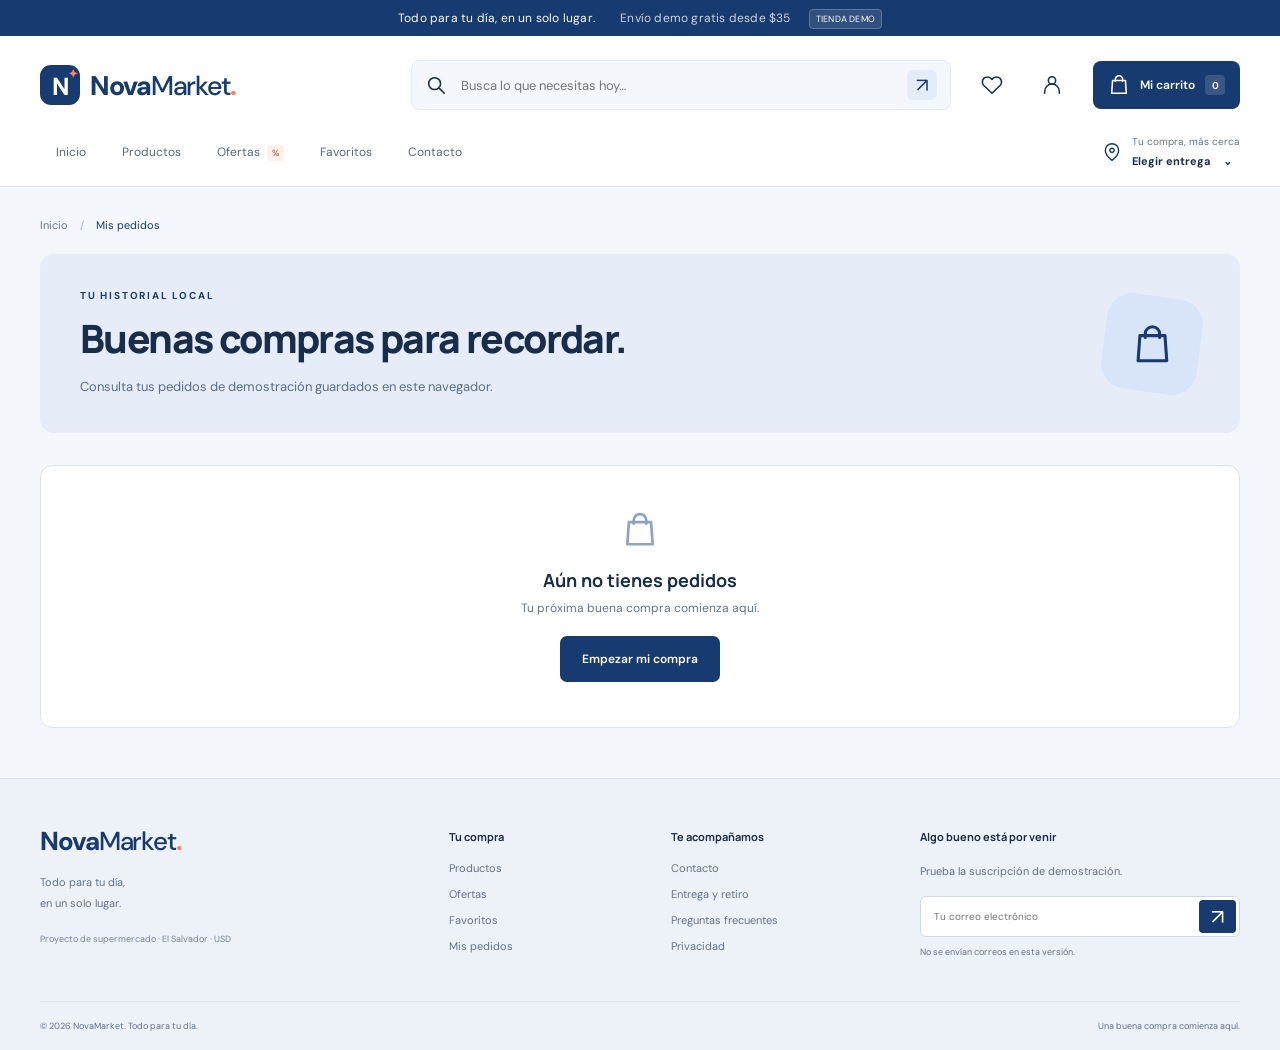
<file: pedidos.html>
<!doctype html>
<html lang="es">
<head>
  <meta charset="utf-8"><meta name="viewport" content="width=device-width, initial-scale=1">
  <meta name="theme-color" content="#173b70"><meta name="description" content="Consulta el resumen de tus pedidos de demostración de NovaMarket guardados en este navegador.">
  <title>Mis pedidos · NovaMarket</title>
  <link rel="icon" href="data:image/svg+xml,%3Csvg xmlns='http://www.w3.org/2000/svg' viewBox='0 0 100 100'%3E%3Crect rx='25' width='100' height='100' fill='%23173b70'/%3E%3Ctext x='50' y='72' text-anchor='middle' fill='%23ff805c' font-size='70' font-family='sans-serif' font-weight='bold'%3EN%3C/text%3E%3C/svg%3E">
  <link rel="stylesheet" href="styles.css"><link rel="stylesheet" href="urban.css"><script src="core.js" defer></script><script src="app.js" defer></script>
</head>
<body data-page="pedidos">
  <a class="skip-link" href="#contenido">Ir al contenido</a>
  <div class="announcement">Todo para tu día, en un solo lugar. <span>Envío demo gratis desde $35</span><span class="demo-pill">TIENDA DEMO</span></div>
  <header class="header">
    <div class="container header-main">
      <a href="index.html" class="logo" aria-label="NovaMarket, inicio"><span class="logo-mark">N<span>✦</span></span><span>Nova<span class="logo-market">Market</span><span class="logo-dot">.</span></span></a>
      <form class="search" id="searchForm" role="search" action="productos.html" method="get"><span class="icon" data-icon="search"></span><input id="search" name="q" type="search" placeholder="Busca lo que necesitas hoy…" aria-label="Buscar productos"><button class="search-submit" aria-label="Buscar en el catálogo">↗</button></form>
      <a class="icon-button favorite-header" href="favoritos.html" aria-label="Ver favoritos"><span class="icon" data-icon="heart"></span></a>
      <a class="icon-button" href="pedidos.html" aria-label="Mis pedidos"><span class="icon" data-icon="user"></span></a>
      <button class="cart-button" data-action="cart"><span class="icon" data-icon="bag"></span><span class="cart-word">Mi carrito</span><span id="cartCount" class="count">0</span></button>
    </div>
    <div class="container nav-row"><nav class="nav" aria-label="Navegación principal"><a href="index.html">Inicio</a><a href="productos.html">Productos</a><a href="ofertas.html">Ofertas <span class="nav-tag">%</span></a><a href="favoritos.html">Favoritos</a><a href="contacto.html">Contacto</a></nav><button class="location plain" data-action="location"><span class="icon" data-icon="pin"></span><span><small>Tu compra, más cerca</small><strong id="locationLabel">Elegir entrega <span>⌄</span></strong></span></button></div>
  </header>
  <main id="contenido"><section class="container page-intro"><a class="breadcrumb" href="index.html">Inicio</a><span class="breadcrumb-separator">/</span><span class="breadcrumb-current">Mis pedidos</span><div class="page-intro-content"><div><span class="eyebrow">TU HISTORIAL LOCAL</span><h1>Buenas compras para recordar.</h1><p>Consulta tus pedidos de demostración guardados en este navegador.</p></div><div class="intro-icon" aria-hidden="true"><span class="icon" data-icon="bag"></span></div></div></section>
<section class="container orders-section" aria-label="Pedidos de demostración"><div id="ordersList"></div></section>
</main>
  <footer><div class="container footer-main"><div><a href="index.html" class="logo">Nova<span class="logo-market">Market</span><span class="logo-dot">.</span></a><p>Todo para tu día,<br>en un solo lugar.</p><span class="footer-demo">Proyecto de supermercado · El Salvador · USD</span></div><div><h3>Tu compra</h3><a href="productos.html">Productos</a><a href="ofertas.html">Ofertas</a><a href="favoritos.html">Favoritos</a><a href="pedidos.html">Mis pedidos</a></div><div><h3>Te acompañamos</h3><a href="contacto.html">Contacto</a><button data-action="delivery">Entrega y retiro</button><button data-action="help">Preguntas frecuentes</button><button data-action="privacy">Privacidad</button></div><div class="newsletter"><h3>Algo bueno está por venir</h3><p>Prueba la suscripción de demostración.</p><form id="newsletterForm"><input type="email" required placeholder="Tu correo electrónico" aria-label="Correo para suscripción de demostración"><button aria-label="Suscribirme">↗</button></form><small>No se envían correos en esta versión.</small></div></div><div class="container footer-bottom"><span>© <span id="year"></span> NovaMarket. Todo para tu día.</span><span>Una buena compra comienza aquí.</span></div></footer>
  <dialog id="cartDialog" class="cart-dialog"><div class="dialog-heading"><div><span class="eyebrow">UNA BUENA ELECCIÓN</span><h2>Tu carrito <span id="drawerCount"></span></h2></div><button class="icon-button" data-close aria-label="Cerrar carrito">✕</button></div><div id="cartItems" class="cart-items"></div><div id="cartSummary"></div></dialog>
  <dialog id="modal" class="modal"><button class="modal-close icon-button" data-close aria-label="Cerrar ventana">✕</button><div id="modalContent"></div></dialog>
  <div id="toast" class="toast" role="status" aria-live="polite"></div>
  <nav class="mobile-nav" aria-label="Navegación móvil"><a href="index.html"><span class="icon" data-icon="home"></span>Inicio</a><a href="productos.html"><span class="icon" data-icon="search"></span>Productos</a><a href="ofertas.html"><span class="icon" data-icon="tag"></span>Ofertas</a><a href="favoritos.html"><span class="icon" data-icon="heart"></span>Favoritos</a><a href="contacto.html"><span class="icon" data-icon="chat"></span>Contacto</a><button data-action="cart"><span class="icon" data-icon="bag"></span>Carrito <b id="mobileCount">0</b></button></nav>
  <noscript><div class="container demo-note">Activa JavaScript para buscar productos, usar el carrito y realizar compras de demostración.</div></noscript>
</body>
</html>
</file>
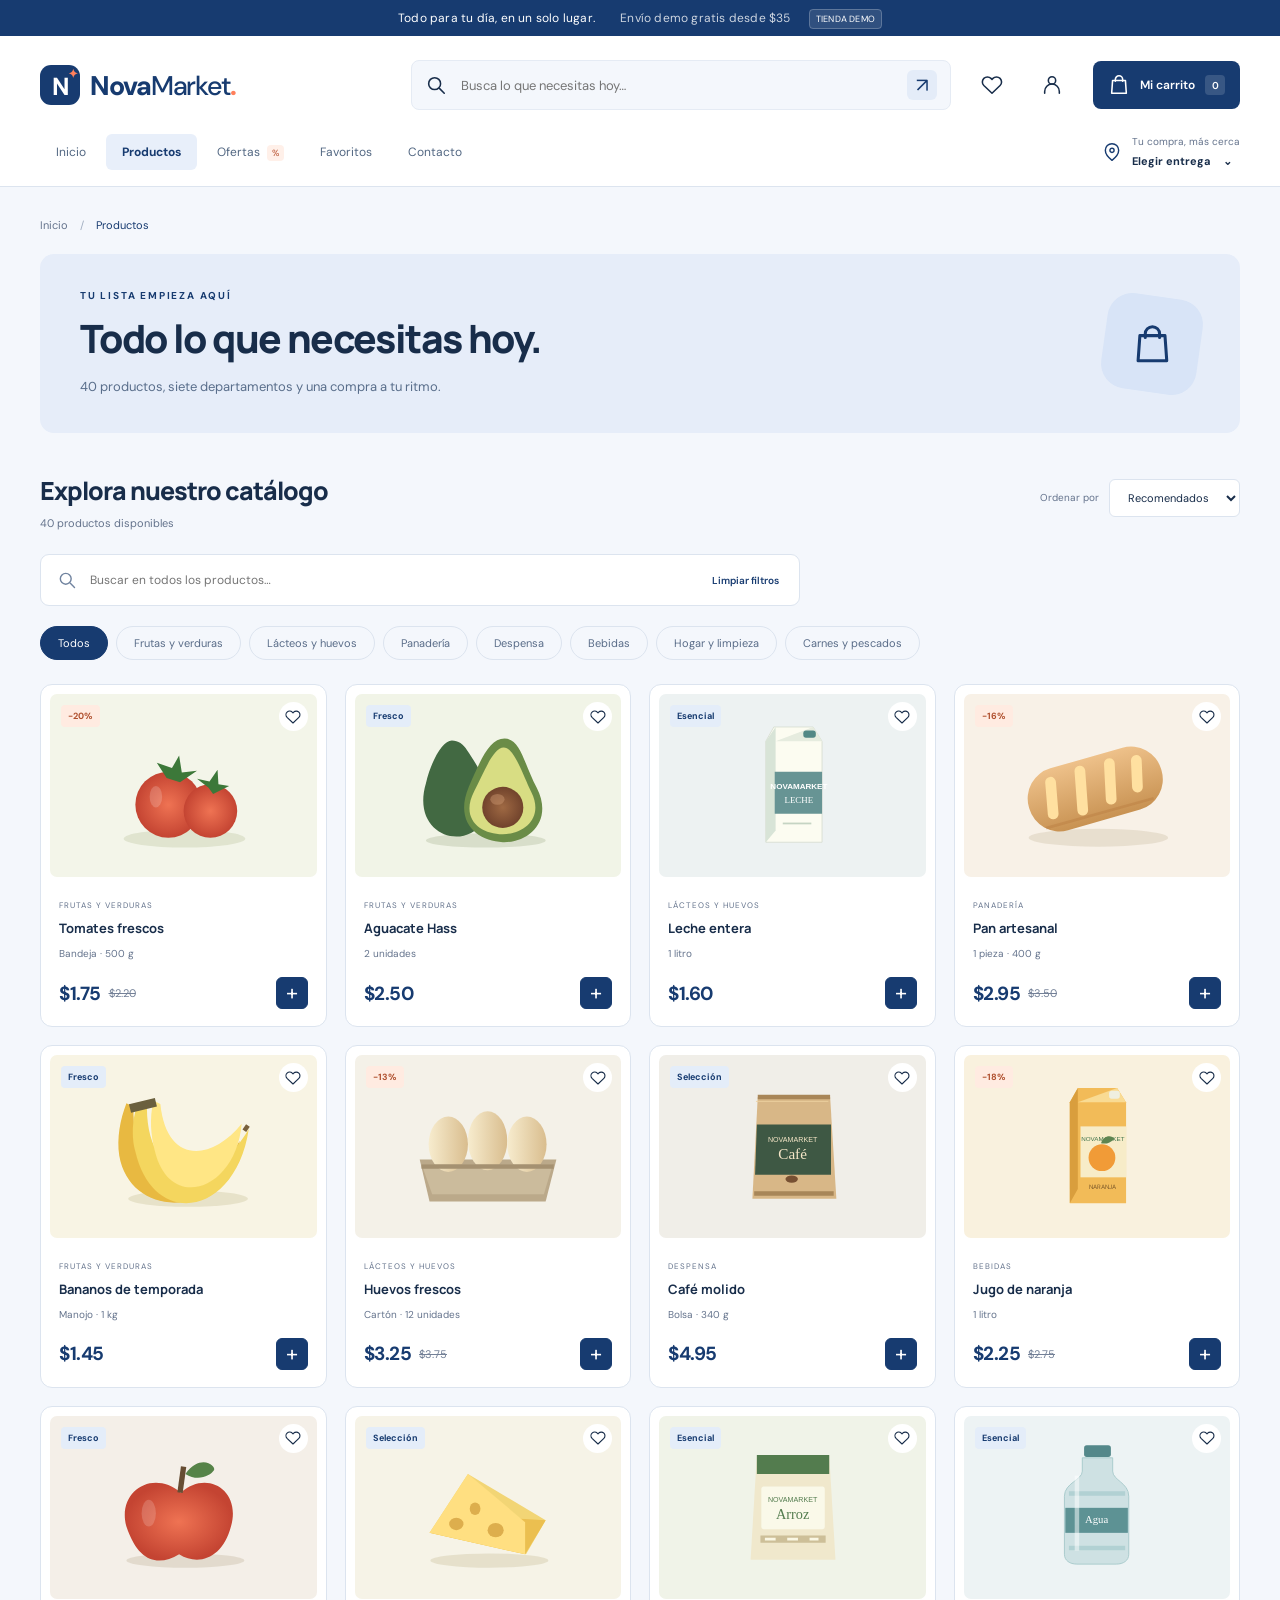
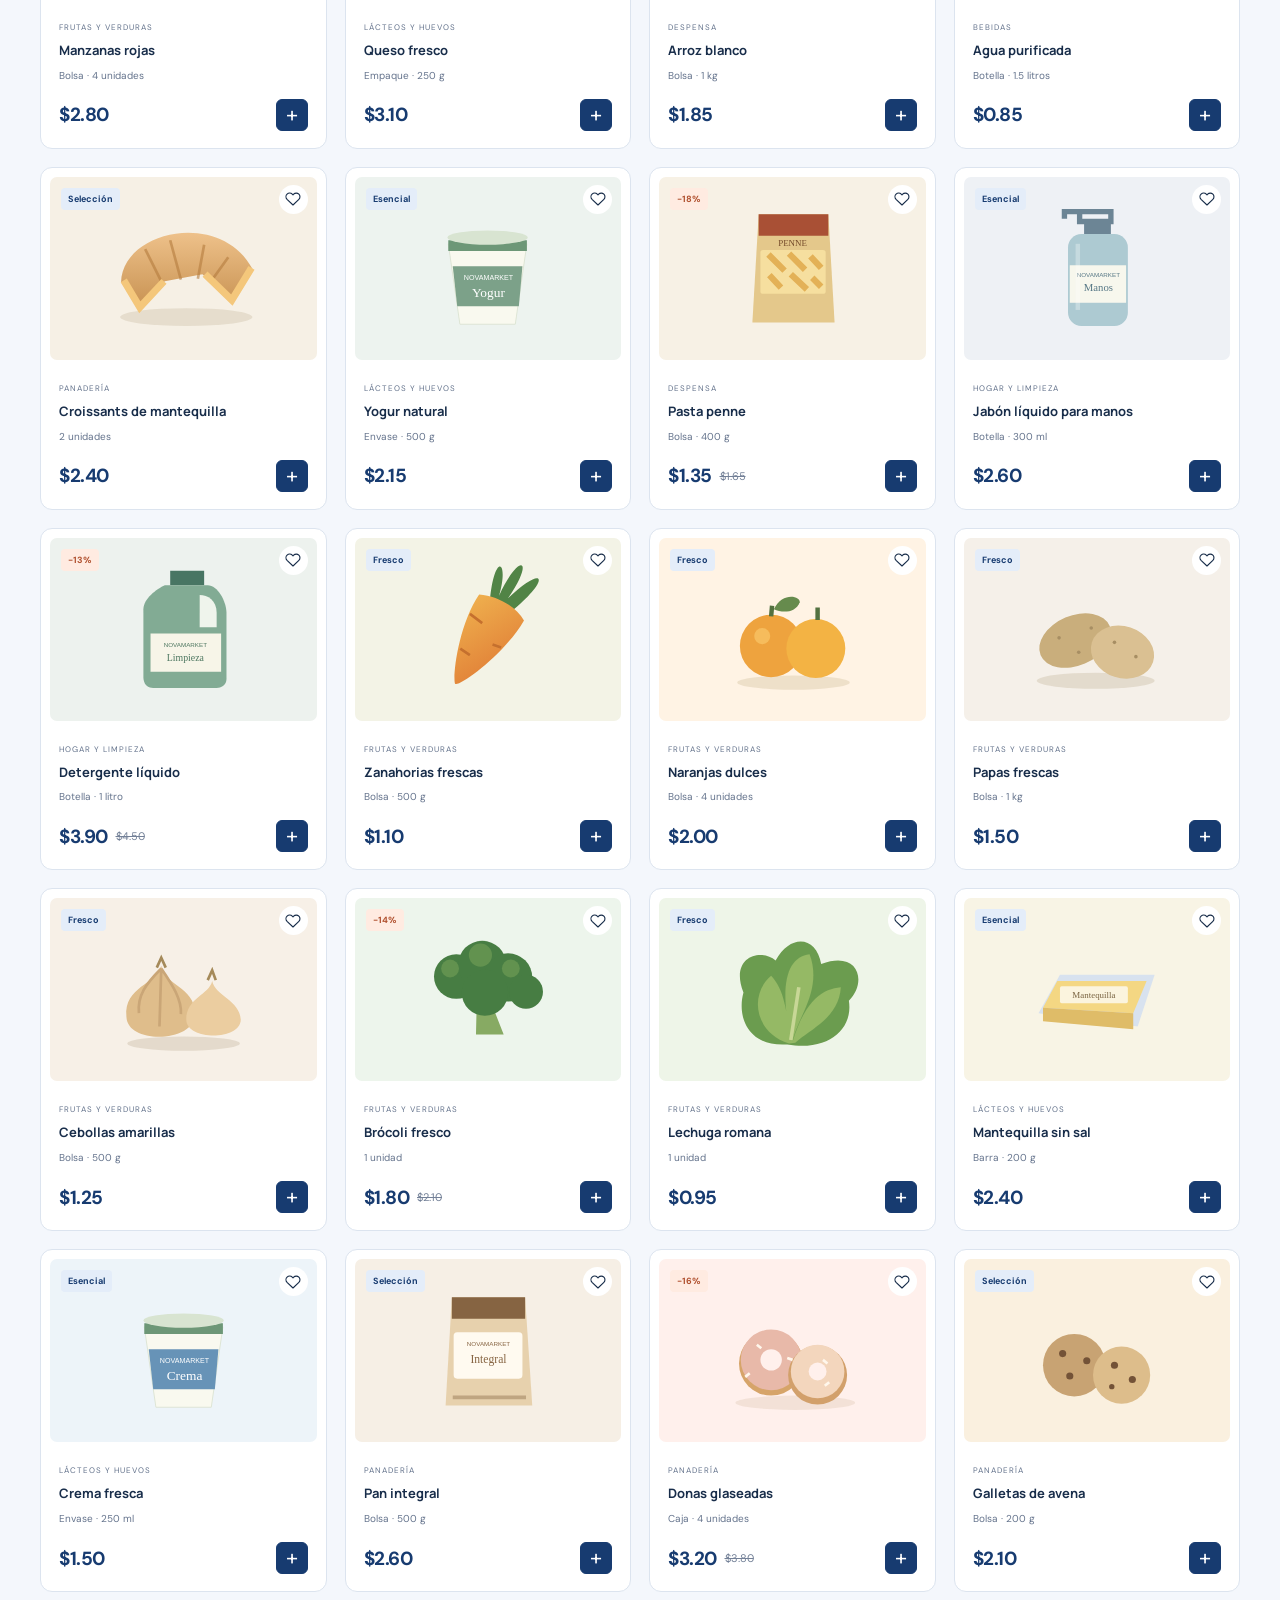
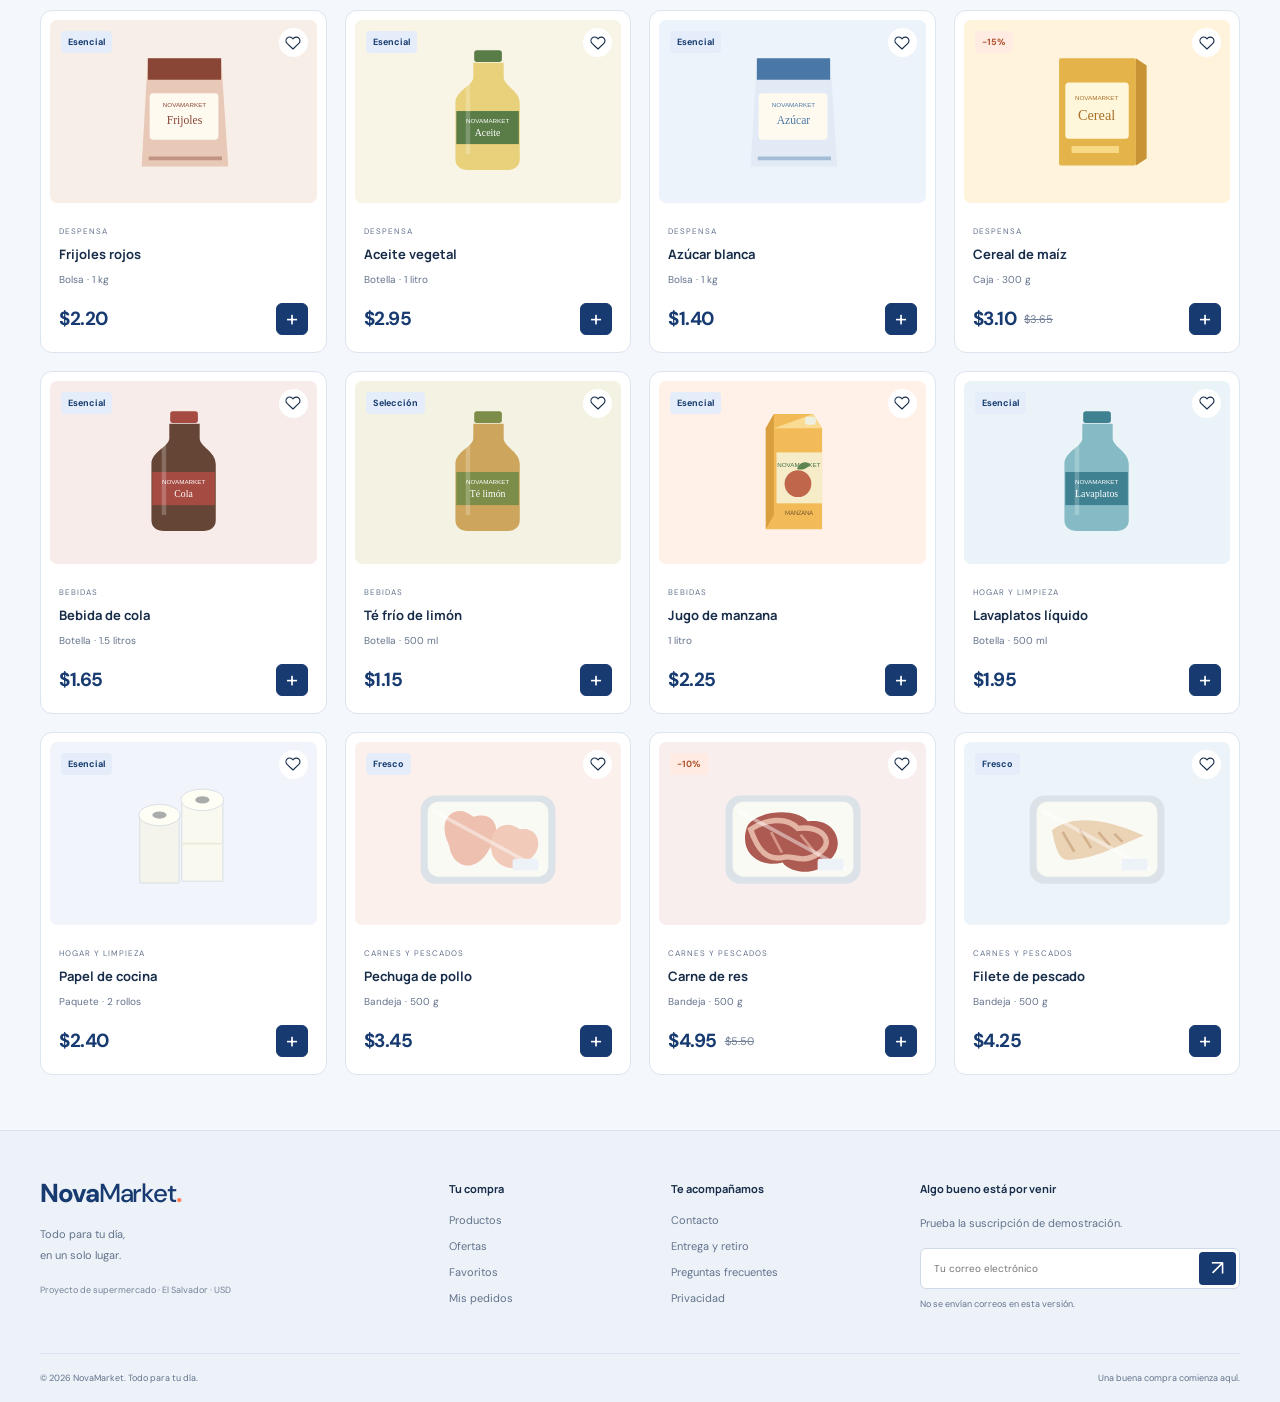
<file: productos.html>
<!doctype html>
<html lang="es">
<head>
  <meta charset="utf-8"><meta name="viewport" content="width=device-width, initial-scale=1">
  <meta name="theme-color" content="#173b70"><meta name="description" content="Los 40 productos de NovaMarket: frutas, carnes, lácteos, panadería, despensa, bebidas y limpieza.">
  <title>Productos · NovaMarket</title>
  <link rel="icon" href="data:image/svg+xml,%3Csvg xmlns='http://www.w3.org/2000/svg' viewBox='0 0 100 100'%3E%3Crect rx='25' width='100' height='100' fill='%23173b70'/%3E%3Ctext x='50' y='72' text-anchor='middle' fill='%23ff805c' font-size='70' font-family='sans-serif' font-weight='bold'%3EN%3C/text%3E%3C/svg%3E">
  <link rel="stylesheet" href="styles.css"><link rel="stylesheet" href="urban.css"><script src="core.js" defer></script><script src="app.js" defer></script>
</head>
<body data-page="productos">
  <a class="skip-link" href="#contenido">Ir al contenido</a>
  <div class="announcement">Todo para tu día, en un solo lugar. <span>Envío demo gratis desde $35</span><span class="demo-pill">TIENDA DEMO</span></div>
  <header class="header">
    <div class="container header-main">
      <a href="index.html" class="logo" aria-label="NovaMarket, inicio"><span class="logo-mark">N<span>✦</span></span><span>Nova<span class="logo-market">Market</span><span class="logo-dot">.</span></span></a>
      <form class="search" id="searchForm" role="search" action="productos.html" method="get"><span class="icon" data-icon="search"></span><input id="search" name="q" type="search" placeholder="Busca lo que necesitas hoy…" aria-label="Buscar productos"><button class="search-submit" aria-label="Buscar en el catálogo">↗</button></form>
      <a class="icon-button favorite-header" href="favoritos.html" aria-label="Ver favoritos"><span class="icon" data-icon="heart"></span></a>
      <a class="icon-button" href="pedidos.html" aria-label="Mis pedidos"><span class="icon" data-icon="user"></span></a>
      <button class="cart-button" data-action="cart"><span class="icon" data-icon="bag"></span><span class="cart-word">Mi carrito</span><span id="cartCount" class="count">0</span></button>
    </div>
    <div class="container nav-row"><nav class="nav" aria-label="Navegación principal"><a href="index.html">Inicio</a><a href="productos.html" class="active" aria-current="page">Productos</a><a href="ofertas.html">Ofertas <span class="nav-tag">%</span></a><a href="favoritos.html">Favoritos</a><a href="contacto.html">Contacto</a></nav><button class="location plain" data-action="location"><span class="icon" data-icon="pin"></span><span><small>Tu compra, más cerca</small><strong id="locationLabel">Elegir entrega <span>⌄</span></strong></span></button></div>
  </header>
  <main id="contenido"><section class="container page-intro"><a class="breadcrumb" href="index.html">Inicio</a><span class="breadcrumb-separator">/</span><span class="breadcrumb-current">Productos</span><div class="page-intro-content"><div><span class="eyebrow">TU LISTA EMPIEZA AQUÍ</span><h1>Todo lo que necesitas hoy.</h1><p>40 productos, siete departamentos y una compra a tu ritmo.</p></div><div class="intro-icon" aria-hidden="true"><span class="icon" data-icon="bag"></span></div></div></section>

<section class="container catalog-section page-catalog" id="productos" aria-labelledby="catalogTitle"><div class="section-heading"><div><h2 id="catalogTitle">Productos</h2><p id="resultCount" class="muted" role="status" aria-live="polite"></p></div><label class="sort-label">Ordenar por <select id="sort"><option value="featured">Recomendados</option><option value="price-asc">Menor precio</option><option value="price-desc">Mayor precio</option><option value="name">Nombre A–Z</option></select></label></div><div class="local-search"><span class="icon" data-icon="search"></span><input id="catalogSearch" type="search" placeholder="Buscar en todos los productos…" aria-label="Buscar en Productos"><button class="text-button" data-action="reset">Limpiar filtros</button></div><div class="filters" id="filters"></div><div id="products" class="product-grid"></div><div id="empty" class="empty" hidden><span class="icon" data-icon="bag"></span><h3>No encontramos productos</h3><p>Prueba con otro nombre o cambia los filtros.</p><button class="primary" data-action="reset">Limpiar filtros</button><a class="text-button empty-link" href="productos.html">Explorar todos los productos <span>↗</span></a></div></section>
</main>
  <footer><div class="container footer-main"><div><a href="index.html" class="logo">Nova<span class="logo-market">Market</span><span class="logo-dot">.</span></a><p>Todo para tu día,<br>en un solo lugar.</p><span class="footer-demo">Proyecto de supermercado · El Salvador · USD</span></div><div><h3>Tu compra</h3><a href="productos.html">Productos</a><a href="ofertas.html">Ofertas</a><a href="favoritos.html">Favoritos</a><a href="pedidos.html">Mis pedidos</a></div><div><h3>Te acompañamos</h3><a href="contacto.html">Contacto</a><button data-action="delivery">Entrega y retiro</button><button data-action="help">Preguntas frecuentes</button><button data-action="privacy">Privacidad</button></div><div class="newsletter"><h3>Algo bueno está por venir</h3><p>Prueba la suscripción de demostración.</p><form id="newsletterForm"><input type="email" required placeholder="Tu correo electrónico" aria-label="Correo para suscripción de demostración"><button aria-label="Suscribirme">↗</button></form><small>No se envían correos en esta versión.</small></div></div><div class="container footer-bottom"><span>© <span id="year"></span> NovaMarket. Todo para tu día.</span><span>Una buena compra comienza aquí.</span></div></footer>
  <dialog id="cartDialog" class="cart-dialog"><div class="dialog-heading"><div><span class="eyebrow">UNA BUENA ELECCIÓN</span><h2>Tu carrito <span id="drawerCount"></span></h2></div><button class="icon-button" data-close aria-label="Cerrar carrito">✕</button></div><div id="cartItems" class="cart-items"></div><div id="cartSummary"></div></dialog>
  <dialog id="modal" class="modal"><button class="modal-close icon-button" data-close aria-label="Cerrar ventana">✕</button><div id="modalContent"></div></dialog>
  <div id="toast" class="toast" role="status" aria-live="polite"></div>
  <nav class="mobile-nav" aria-label="Navegación móvil"><a href="index.html"><span class="icon" data-icon="home"></span>Inicio</a><a href="productos.html" aria-current="page"><span class="icon" data-icon="search"></span>Productos</a><a href="ofertas.html"><span class="icon" data-icon="tag"></span>Ofertas</a><a href="favoritos.html"><span class="icon" data-icon="heart"></span>Favoritos</a><a href="contacto.html"><span class="icon" data-icon="chat"></span>Contacto</a><button data-action="cart"><span class="icon" data-icon="bag"></span>Carrito <b id="mobileCount">0</b></button></nav>
  <noscript><div class="container demo-note">Activa JavaScript para buscar productos, usar el carrito y realizar compras de demostración.</div></noscript>
</body>
</html>
</file>
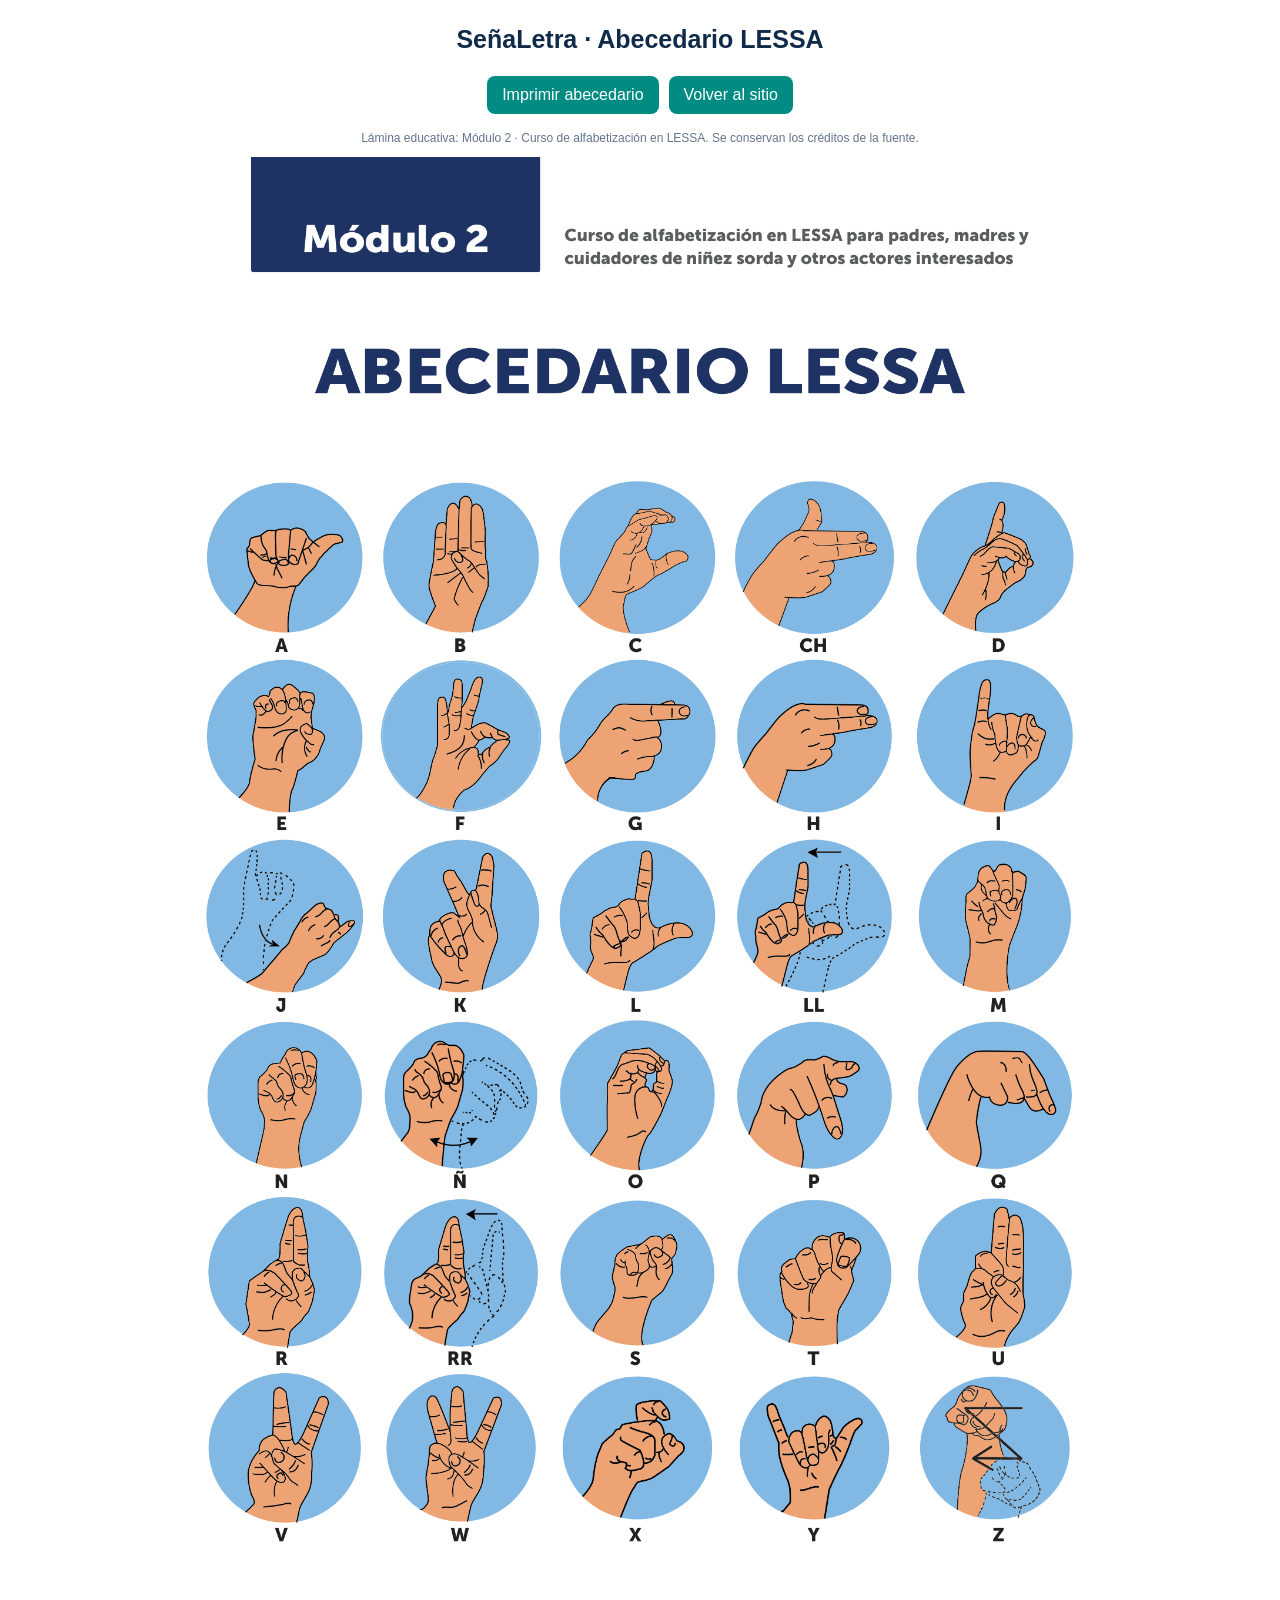
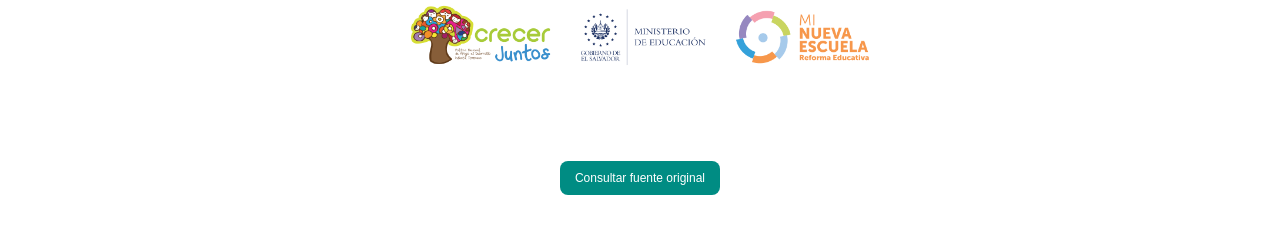
<file: senaletra/guia.html>
<!doctype html><html lang="es"><head><meta charset="utf-8"><meta name="viewport" content="width=device-width,initial-scale=1"><title>SeñaLetra · Abecedario LESSA para imprimir</title><style>body{font:16px 'Segoe UI',Arial;color:#102b49;max-width:1000px;margin:25px auto;text-align:center;padding:0 15px}img{max-width:100%;height:auto}button,a{display:inline-block;padding:10px 15px;border-radius:8px;background:#008c83;color:white;border:0;font:inherit;text-decoration:none;margin:5px;cursor:pointer}p{font-size:12px;color:#62758d}h1{font-size:25px}@media print{.controls,h1,p{display:none}body{padding:0;margin:0}img{width:auto;max-width:100%;max-height:277mm}@page{size:A4;margin:10mm}}</style></head><body><h1>SeñaLetra · Abecedario LESSA</h1><div class="controls"><button onclick="window.print()">Imprimir abecedario</button><a href="index.html">Volver al sitio</a></div><p>Lámina educativa: Módulo 2 · Curso de alfabetización en LESSA. Se conservan los créditos de la fuente.</p><img src="assets/abecedario.png" alt="Lámina completa del abecedario LESSA, con referencias A a Z, CH, LL, Ñ y RR, flechas de movimiento y créditos institucionales"><p><a href="https://sites.google.com/clases.edu.sv/lessa/recursos-m%C3%B3dulo-2" target="_blank" rel="noopener">Consultar fuente original</a></p></body></html>
</file>
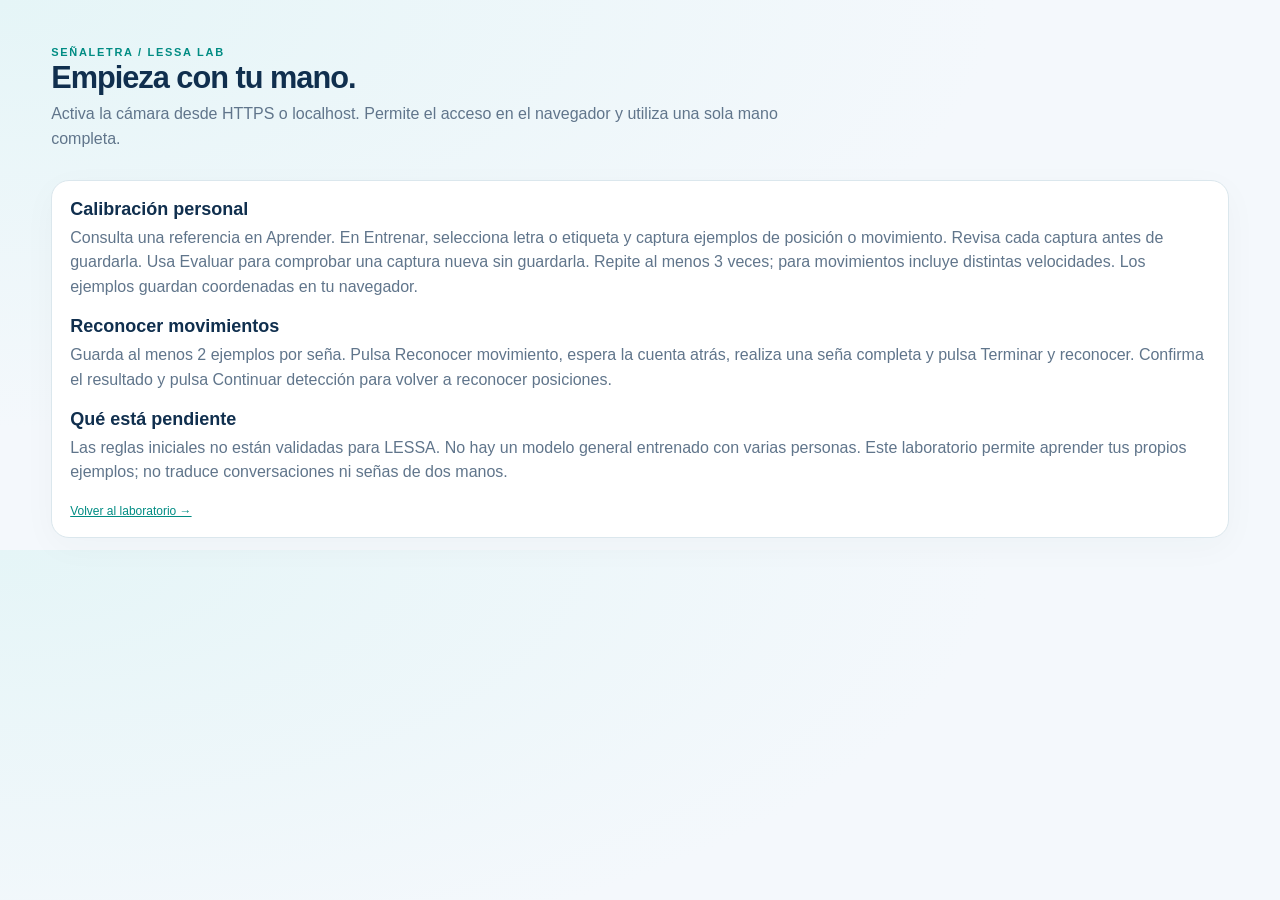
<file: senaletra/LEEME.html>
<!doctype html><html lang="es"><head><meta charset="utf-8"><meta name="viewport" content="width=device-width,initial-scale=1"><title>SeñaLetra · Instrucciones</title><link rel="stylesheet" href="style.css"></head><body><main><div class="sectionTitle"><span class="eyebrow">SEÑALET​RA / LESSA LAB</span><h1>Empieza con tu mano.</h1><p>Activa la cámara desde HTTPS o localhost. Permite el acceso en el navegador y utiliza una sola mano completa.</p></div><article class="card"><h2>Calibración personal</h2><p>Consulta una referencia en Aprender. En Entrenar, selecciona letra o etiqueta y captura ejemplos de posición o movimiento. Revisa cada captura antes de guardarla. Usa Evaluar para comprobar una captura nueva sin guardarla. Repite al menos 3 veces; para movimientos incluye distintas velocidades. Los ejemplos guardan coordenadas en tu navegador.</p><h2>Reconocer movimientos</h2><p>Guarda al menos 2 ejemplos por seña. Pulsa Reconocer movimiento, espera la cuenta atrás, realiza una seña completa y pulsa Terminar y reconocer. Confirma el resultado y pulsa Continuar detección para volver a reconocer posiciones.</p><h2>Qué está pendiente</h2><p>Las reglas iniciales no están validadas para LESSA. No hay un modelo general entrenado con varias personas. Este laboratorio permite aprender tus propios ejemplos; no traduce conversaciones ni señas de dos manos.</p><a class="textLink" href="index.html">Volver al laboratorio →</a></article></main></body></html>
</file>
<file: styles.css>
@import url('https://fonts.googleapis.com/css2?family=DM+Sans:wght@400;500;600;700&family=Manrope:wght@400;500;600;700;800&display=swap');
:root{--green:#173b70;--dark:#182d4a;--muted:#64738c;--lime:#dfe9f8;--orange:#ff805c;--border:#dce4ef;--cream:#f4f7fc;--font:'DM Sans',sans-serif}*{box-sizing:border-box}html{scroll-behavior:smooth;scroll-padding-top:24px}body{margin:0;color:var(--dark);font-family:var(--font);font-size:14px;background:#fff}button,input,select{font:inherit}button,a,input,select{-webkit-tap-highlight-color:transparent}button,a{touch-action:manipulation}button{cursor:pointer}a{color:inherit;text-decoration:none}button{border:0;background:none;color:inherit}button:disabled{cursor:not-allowed;opacity:.55}button:focus-visible,a:focus-visible{outline:3px solid var(--orange);outline-offset:4px}input:focus,select:focus{outline:2px solid var(--green);outline-offset:2px}h1,h2,h3,p{margin:0}h1,h2,h3{font-family:'Manrope',var(--font)}.container{width:min(1240px,calc(100% - 80px));margin-inline:auto}.announcement{background:var(--green);color:white;text-align:center;padding:10px 20px;font-size:12px;letter-spacing:.2px}.announcement>span:first-child{margin-left:22px;opacity:.78}.demo-pill{font-size:9px;background:#ffffff1b;border:1px solid #ffffff38;border-radius:4px;padding:3px 6px;margin-left:18px}.header{background:white;border-bottom:1px solid var(--border)}.header-main{display:flex;align-items:center;gap:24px;padding:25px 0}.logo{font-size:29px;letter-spacing:-1.4px;font-weight:800;display:inline-flex;align-items:center;color:var(--green)}.logo-mark{position:relative;display:inline-flex;align-items:center;justify-content:center;background:var(--green);width:36px;height:39px;border-radius:12px 12px 12px 3px;color:white;font-size:34px;font-family:serif;margin-right:10px}.logo-mark>span{font-size:16px;position:absolute;right:4px;top:1px}.logo-dot{color:var(--orange)}.plain{padding:0}.location{display:flex;gap:10px;align-items:center;white-space:nowrap;text-align:left}.location small{display:block;color:var(--muted);font-size:10px;margin-bottom:3px}.location strong{font-size:12px}.location strong span{margin-left:9px}.icon{display:inline-flex;width:22px;height:22px;flex-shrink:0}.icon svg{width:100%;height:100%;fill:none;stroke:currentColor;stroke-width:1.7;stroke-linecap:round;stroke-linejoin:round}.search{display:flex;align-items:center;background:#f4f7fc;border:1px solid #e5ebf4;border-radius:8px;gap:12px;padding:12px 15px;flex:1;min-width:150px}.search input{background:transparent;border:0;width:100%;outline:none;min-width:0;font-size:12px}.search kbd{border:1px solid #d8e1ed;padding:1px 6px;border-radius:3px;color:var(--muted)}.icon-button{width:38px;height:38px;display:inline-flex;align-items:center;justify-content:center;border-radius:50%;flex-shrink:0}.icon-button:hover{background:#edf3fb}.cart-button{display:flex;align-items:center;gap:10px;background:var(--green);color:white;border-radius:8px;padding:13px 15px;font-weight:600;font-size:12px;white-space:nowrap}.count{display:inline-flex;align-items:center;justify-content:center;background:#ffffff25;border-radius:4px;min-width:20px;height:20px;font-size:10px}.nav{display:flex;justify-content:space-between;align-items:center;padding-bottom:17px;font-size:12px}.nav-links{display:flex;gap:30px;align-items:center}.nav button{padding:0}.nav .active{color:var(--green);font-weight:700}.nav .active:before{content:'';display:inline-block;width:5px;height:5px;background:var(--green);border-radius:50%;margin-right:8px;vertical-align:middle}.nav-tag{background:#fff0e9;color:#b64d2b;border-radius:4px;font-size:9px;padding:2px 5px;margin-left:4px}.delivery-info{display:flex;align-items:center;gap:9px;color:var(--muted);font-size:11px}.delivery-info .icon{width:19px}.hero{margin-top:28px;border-radius:15px;background:#173b70;position:relative;overflow:hidden;min-height:458px;display:grid;grid-template-columns:1fr 1fr}.hero-copy{padding:49px 0 60px 54px;position:relative;z-index:2}.eyebrow{font-size:10px;font-weight:700;letter-spacing:1.8px;color:var(--green);display:block}.hero .eyebrow{display:flex;align-items:center;gap:8px}.hero .eyebrow>span{width:6px;height:6px;border-radius:50%;background:var(--green)}h1{font-size:clamp(45px,5.4vw,72px);line-height:1.1;letter-spacing:-3.4px;margin:23px 0 19px;font-weight:800}h1 em{font-weight:500;font-family:Georgia,serif;color:var(--green)}.hero-copy>p{font-size:14px;color:#d7e6fa;line-height:1.8}.primary{background:var(--green);color:white;border-radius:7px;padding:15px 22px;display:inline-flex;align-items:center;justify-content:center;gap:28px;font-size:12px;font-weight:600;transition:background .2s,transform .2s}.primary:hover{background:#102d57;transform:translateY(-1px)}.primary>span{font-size:19px}.hero .primary{margin-top:24px}.hero-benefits{display:flex;gap:18px;margin-top:26px;color:#d7e6fa;font-size:10px}.check{border:1px solid #97b4dc;border-radius:50%;font-size:8px;padding:1px 3px;margin-right:4px}.hero-art{position:relative;display:flex;align-items:center;justify-content:center;padding:6px 35px 20px 0}.hero-art>svg{width:100%;height:auto;max-height:440px;filter:drop-shadow(0 15px 12px #54603920)}.hero-caption{position:absolute;right:0;bottom:0;background:#102f59;width:50%;padding:14px 28px;display:flex;align-items:center;justify-content:space-between;gap:10px;font-size:9px}.hero-caption>span{font-size:8px;letter-spacing:1px;color:#bdd0ed}.hero-caption strong{font-size:10px}.perks{display:grid;grid-template-columns:repeat(4,1fr);border-bottom:1px solid var(--border);padding:27px 0;gap:22px}.perks>div{display:flex;align-items:center;gap:13px}.perks .icon{color:var(--green);width:26px;height:26px}.perks strong{display:block;font-size:11px;font-weight:600;margin-bottom:5px}.perks small{font-size:10px;color:var(--muted)}.departments{padding-top:47px}.section-heading{display:flex;align-items:center;justify-content:space-between;gap:20px;margin-bottom:24px}h2{font-size:27px;letter-spacing:-1px;font-weight:800;margin-top:8px}.text-button{font-size:11px;font-weight:600;color:var(--green);display:flex;gap:20px;align-items:center;padding:10px 0}.text-button span{font-size:20px}.categories{display:grid;grid-template-columns:repeat(6,1fr);gap:14px}.category{border:1px solid var(--border);border-radius:10px;padding:16px 8px 14px;text-align:center;transition:border .2s,transform .2s;background:#fafcff}.category:hover,.category.selected{border-color:var(--green);transform:translateY(-3px)}.category svg{height:83px;width:95px}.category strong{display:block;font-size:11px;margin-top:6px}.category small{display:block;font-size:9px;color:var(--muted);margin-top:5px}.catalog-section{padding-top:48px;scroll-margin-top:20px}.muted{font-size:11px;color:var(--muted);margin-top:8px}.sort-label{display:flex;align-items:center;gap:10px;font-size:10px;color:var(--muted)}select{border:1px solid var(--border);padding:10px 14px;border-radius:6px;background:white;font-size:11px;color:var(--dark)}.filters{display:flex;flex-wrap:wrap;gap:8px;margin:0 0 24px}.filter{font-size:11px;border:1px solid var(--border);border-radius:20px;padding:9px 17px;color:#596c88;white-space:nowrap}.filter.selected{background:var(--green);color:white;border-color:var(--green)}.product-grid{display:grid;grid-template-columns:repeat(4,1fr);gap:18px}.product-card{border:1px solid var(--border);border-radius:11px;overflow:hidden;transition:box-shadow .2s,transform .2s;position:relative;background:white}.product-card:hover{box-shadow:0 7px 23px #173b7010;transform:translateY(-3px)}.product-image{height:192px;background:var(--product-bg,#f5f7f0);position:relative;display:flex;align-items:center;justify-content:center;margin:9px;border-radius:7px}.product-image>svg{width:80%;height:83%;transition:transform .3s}.product-card:hover .product-image>svg{transform:scale(1.04)}.badge{position:absolute;top:11px;left:11px;background:#ffebe1;color:#b0502e;font-size:9px;font-weight:700;border-radius:4px;padding:5px 7px}.badge.fresh{background:#e4edf9;color:var(--green)}.favorite{position:absolute;right:9px;top:8px;background:white;width:29px;height:29px;z-index:1}.favorite .icon{width:16px;height:16px}.favorite.saved{color:#c95d3d}.favorite.saved svg{fill:#fff0e8}.product-body{padding:8px 18px 17px}.product-category{text-transform:uppercase;letter-spacing:1.2px;font-size:8px;color:var(--muted)}.product-body h3{font-size:14px;letter-spacing:-.2px;font-weight:700;margin:7px 0 5px}.product-unit{font-size:10px;color:var(--muted)}.price-row{display:flex;align-items:center;gap:8px;margin-top:16px}.price{font-size:19px;font-weight:700;letter-spacing:-.5px;color:var(--green)}.old-price{font-size:11px;color:#738097;text-decoration:line-through}.add-button{width:31px;height:31px;display:flex;align-items:center;justify-content:center;border:1px solid #d5dfed;color:var(--green);border-radius:6px;margin-left:auto;font-size:22px;line-height:1;background:#edf3fc}.add-button:hover{background:var(--green);color:white}.quantity{display:flex;align-items:center;gap:7px;margin-left:auto}.quantity button{width:28px;height:28px;border:1px solid var(--border);border-radius:5px;background:#f2f6fc;font-size:17px}.quantity span{font-size:11px;min-width:15px;text-align:center}.promo{margin-top:50px;background:#eef3fc;border-radius:13px;display:grid;grid-template-columns:1fr 1fr;overflow:hidden;position:relative;padding:37px 48px}.promo h2{font-size:33px;line-height:1.23;margin:14px 0}.promo p{font-size:12px;color:#61728b;line-height:1.8}.promo p strong{color:var(--green)}.promo .primary{margin:18px 0 14px}.promo small{display:block;color:#667790;font-size:8px}.promo-art{position:relative;display:flex;align-items:center;justify-content:center;min-height:280px}.promo-ring{position:absolute;width:290px;height:290px;border:1px solid #ccd8ec;border-radius:50%}.promo-ring:after{content:'';position:absolute;inset:18px;border:1px dashed #ccd8ec;border-radius:50%}.promo-percent{font-family:Georgia,serif;font-size:150px;font-style:italic;color:var(--orange);letter-spacing:-12px;transform:rotate(-10deg);z-index:1}.promo-percent small{font-size:70px;color:var(--orange);display:inline;letter-spacing:0}.promo-ticket{position:absolute;bottom:11px;background:var(--green);color:white;border-radius:5px;padding:13px 22px;font-size:12px;letter-spacing:3px;transform:rotate(-10deg);z-index:2}.how{display:grid;grid-template-columns:1.1fr 1fr 1fr 1fr;gap:36px;padding:55px 0}.how article>span{font-family:Georgia,serif;color:#a5b6ce;font-size:26px;display:block;margin-bottom:12px}.how h3{font-size:13px;margin-bottom:9px}.how p{font-size:11px;color:var(--muted);line-height:1.8}footer{background:#edf2f9;border-top:1px solid var(--border)}.footer-main{display:grid;grid-template-columns:1.4fr .7fr .8fr 1.2fr;gap:35px;padding:45px 0 36px}.footer-main .logo{font-size:28px}.footer-main p{font-size:11px;color:#61728b;line-height:1.9;margin:14px 0}.footer-demo{font-size:9px;color:#738198}.footer-main h3{font-size:11px;margin:5px 0 17px}.footer-main>div>button{display:block;font-size:11px;color:#61728b;padding:0;margin-bottom:12px}.footer-main>div>button:hover{text-decoration:underline;color:var(--green)}.newsletter form{display:flex;border:1px solid #cdd8e8;border-radius:6px;padding:3px;background:white}.newsletter input{min-width:0;width:100%;border:0;background:none;padding:10px;font-size:10px}.newsletter button{background:var(--green);color:white;border-radius:4px;width:37px;font-size:21px;flex-shrink:0}.newsletter small{color:var(--muted);font-size:9px;display:block;margin-top:9px}.footer-bottom{border-top:1px solid #dce5f1;display:flex;justify-content:space-between;padding:18px 0;font-size:9px;color:#61728b}.mobile-nav{display:none}dialog{border:0;color:var(--dark);background:white;padding:28px;box-shadow:0 20px 100px #102c5230}dialog::backdrop{background:#102c5266;backdrop-filter:blur(3px)}.cart-dialog{position:fixed;inset:0 0 0 auto;width:min(460px,100%);max-width:100%;height:100dvh;max-height:100dvh;margin:0;padding:27px;border-radius:16px 0 0 16px}.dialog-heading{display:flex;align-items:center;justify-content:space-between;padding-bottom:23px;border-bottom:1px solid var(--border)}.dialog-heading h2{font-size:24px}.dialog-heading h2 span{font-size:15px;color:var(--muted);margin-left:5px}.cart-items{max-height:calc(100dvh - 410px);min-height:150px;overflow:auto;padding:15px 0}.cart-line{display:flex;align-items:center;gap:13px;padding:13px 0;border-bottom:1px solid var(--border)}.cart-line>svg{height:70px;width:70px;border-radius:7px;background:#f1f5fc;flex-shrink:0}.cart-line-info{flex:1;min-width:0}.cart-line h3{font-size:12px}.cart-line small{display:block;color:var(--muted);font-size:10px;margin:4px 0 9px}.cart-line .quantity{margin:0;justify-content:flex-start;gap:9px}.cart-line>div:last-child{text-align:right}.cart-line strong{font-size:13px;color:var(--green)}.remove{display:block;text-decoration:underline;font-size:9px;color:var(--muted);margin-top:9px;margin-left:auto}.summary-row{display:flex;justify-content:space-between;font-size:12px;margin:13px 0}.summary-row.total{font-size:18px;font-weight:700;padding-top:14px;border-top:1px solid var(--border)}.coupon-form{display:flex;gap:6px;margin:15px 0}.coupon-form input{flex:1;min-width:0;border:1px solid var(--border);border-radius:6px;padding:10px;font-size:11px}.coupon-form button{border:1px solid var(--green);border-radius:6px;color:var(--green);font-size:11px;padding:8px 12px}.wide{width:100%}.demo-note{background:#fff1e8;padding:10px 13px;border-radius:6px;color:#865b42;font-size:10px;line-height:1.6;margin:14px 0}.modal{width:min(580px,calc(100% - 30px));max-height:90dvh;border-radius:15px;overflow:auto;padding:34px}.modal-close{position:absolute;top:14px;right:14px}.modal h2{font-size:27px;padding-right:20px;margin-bottom:18px}.modal p{color:var(--muted);font-size:13px;line-height:1.8;margin-bottom:15px}.modal h3{font-size:14px;margin:20px 0 8px}.form-grid{display:grid;grid-template-columns:1fr 1fr;gap:16px}.form-grid label{font-size:11px;font-weight:600;display:flex;flex-direction:column;gap:7px}.form-grid input,.form-grid select,.form-grid textarea{border:1px solid #d5e0ed;border-radius:6px;padding:12px;background:#fafcff;font:inherit;width:100%;font-size:12px}.form-grid .full{grid-column:1/-1}.form-grid textarea{resize:vertical;min-height:70px}.form-grid .primary{margin-top:6px}.success-icon{width:64px;height:64px;border-radius:50%;display:flex;align-items:center;justify-content:center;background:#e4ecfa;color:var(--green);font-size:32px;margin-bottom:18px}.receipt{border:1px solid var(--border);border-radius:8px;padding:15px;margin:18px 0}.receipt p{font-size:11px;margin:6px 0}.receipt .summary-row{font-size:11px}.order-card{border:1px solid var(--border);border-radius:8px;padding:17px;margin:14px 0}.order-card strong{color:var(--green);font-size:13px}.order-card small{color:var(--muted);display:block;margin:8px 0}.order-card p{font-size:11px;margin:6px 0}.order-card .text-button{padding:0}.empty{text-align:center;padding:45px 20px;grid-column:1/-1}.empty .icon{width:38px;height:38px;color:#90a4bd}.empty h3{font-size:18px;margin:15px 0 8px}.empty p{font-size:12px;color:var(--muted);margin:8px 0 20px}.toast{position:fixed;bottom:24px;left:50%;transform:translate(-50%,20px);background:var(--green);color:white;padding:13px 22px;border-radius:8px;font-size:12px;max-width:calc(100% - 30px);z-index:10;opacity:0;pointer-events:none;transition:opacity .2s,transform .2s;box-shadow:0 7px 30px #173b7020}.toast.visible{opacity:1;transform:translate(-50%,0)}.toast.in-dialog{position:static;transform:none;margin-top:16px;max-width:100%;display:none}.toast.in-dialog.visible{display:block;transform:none}.info-list{padding-left:20px;color:var(--muted);font-size:13px;line-height:1.9}.detail-image{width:100%;height:200px;background:#f3f7fc;border-radius:10px;margin:5px 0 20px}.detail-image svg{width:100%;height:100%}[hidden]{display:none!important}
@media(min-width:1500px){.container{width:min(1320px,calc(100% - 120px))}.hero{min-height:480px}.hero-copy{padding-top:60px}.product-image{height:210px}}
@media(max-width:1100px){.container{width:calc(100% - 48px)}.header-main{gap:16px}.location{display:none}.hero-copy{padding-left:36px}.hero-caption{padding:12px 18px}.hero-caption>span:first-child{display:none}.perks{gap:15px}.perks>div{gap:8px}.categories{gap:10px}.category svg{width:80px}.product-grid{gap:13px}.product-body{padding:8px 13px 14px}.product-image{height:165px}.hero-art{padding-right:8px}.footer-main{gap:25px}.how{gap:22px}}
@media(max-width:760px){.container{width:calc(100% - 32px)}.announcement{font-size:10px;padding:9px 12px}.announcement>span:first-child{display:none}.demo-pill{margin-left:8px;font-size:8px}.header-main{flex-wrap:wrap;padding:16px 0 13px;gap:10px}.logo{font-size:26px;margin-right:auto}.logo-mark{height:34px;width:32px;font-size:29px;border-radius:10px 10px 10px 2px}.favorite-header{display:none}.header-main>.icon-button{width:32px}.cart-button{padding:10px;gap:8px}.cart-word{display:none}.search{order:5;flex:1 1 100%;padding:11px 13px;margin-top:5px}.search kbd{display:none}.nav{font-size:11px;padding-bottom:13px;overflow-x:auto}.nav-links{gap:24px;white-space:nowrap}.nav-links>button:last-child{display:none}.delivery-info{display:none}.hero{margin-top:17px;display:block;min-height:0}.hero-copy{padding:29px 25px 0}.hero .eyebrow{font-size:8px;letter-spacing:1.2px}h1{font-size:49px;letter-spacing:-2.5px;margin:18px 0 14px}.hero-copy>p{font-size:12px}.hero .primary{margin-top:19px}.hero-benefits{margin-top:19px;font-size:9px;gap:14px}.hero-art{height:268px;padding:8px 20px 25px;margin-top:6px}.hero-art>svg{height:100%;width:auto;max-width:100%}.hero-caption{width:100%;padding:11px 18px}.hero-caption>span:first-child{display:block}.perks{grid-template-columns:1fr 1fr;padding:24px 0;gap:22px 13px}.perks .icon{width:22px;height:22px}.perks strong{font-size:10px}.perks small{font-size:9px}.departments{padding-top:30px}.section-heading{gap:10px;align-items:flex-start;margin-bottom:19px}.eyebrow{font-size:8px;letter-spacing:1.2px}h2{font-size:23px;line-height:1.25;letter-spacing:-.8px}.text-button{font-size:10px;gap:9px;white-space:nowrap}.departments .section-heading .text-button{font-size:0;gap:0;padding:5px}.departments .section-heading .text-button span{font-size:24px}.categories{grid-template-columns:repeat(3,1fr);gap:9px}.category{padding:10px 6px 13px}.category svg{height:67px;width:80px}.category strong{font-size:10px}.category small{font-size:8px}.catalog-section{padding-top:32px}.catalog-section .section-heading{display:block}.sort-label{margin-top:15px;justify-content:flex-end}.sort-label select{padding:8px}.filters{flex-wrap:nowrap;overflow:auto;padding-bottom:4px;margin-bottom:15px}.filter{padding:8px 13px;font-size:10px}.product-grid{grid-template-columns:repeat(2,1fr);gap:10px}.product-image{margin:6px;height:150px}.product-body{padding:8px 11px 13px}.product-body h3{font-size:12px;min-height:29px;line-height:1.35}.price{font-size:17px}.price-row{gap:5px;margin-top:13px}.old-price{font-size:9px}.quantity{gap:4px}.quantity button{width:25px;height:27px}.quantity span{min-width:12px}.badge{font-size:8px;left:7px;top:8px;padding:4px 6px}.product-category{font-size:7px}.product-unit{font-size:9px}.favorite{width:26px;height:26px;top:5px;right:5px}.promo{padding:28px 25px;margin-top:30px;display:block}.promo h2{font-size:28px}.promo-art{position:absolute;right:-30px;bottom:-16px;opacity:.18;pointer-events:none;transform:scale(.75);transform-origin:right bottom}.promo>div:first-child{position:relative;z-index:2}.how{grid-template-columns:1fr;gap:22px;padding:36px 0}.how article{padding-left:45px;position:relative}.how article>span{position:absolute;left:0;top:-4px}.how h3{margin-bottom:4px}.footer-main{grid-template-columns:1fr 1fr;gap:24px;padding:30px 0}.footer-main>div:first-child,.newsletter{grid-column:1/-1}.footer-main>div:first-child p{margin:10px 0}.footer-bottom{font-size:8px;gap:15px;padding-bottom:86px}.footer-bottom>span:last-child{text-align:right}.mobile-nav{display:flex;position:fixed;bottom:0;left:0;right:0;z-index:4;background:#ffffffed;backdrop-filter:blur(12px);border-top:1px solid var(--border);padding:10px 8px max(10px,env(safe-area-inset-bottom));justify-content:space-around}.mobile-nav>*{display:flex;flex-direction:column;align-items:center;gap:4px;font-size:9px;position:relative;flex:1}.mobile-nav .icon{width:21px;height:21px}.mobile-nav b{position:absolute;top:-4px;right:calc(50% - 25px);background:var(--green);color:white;min-width:16px;height:16px;border-radius:50%;font-size:9px;padding:2px}.toast{bottom:85px;font-size:11px;text-align:center;width:max-content;max-width:calc(100% - 32px)}.cart-dialog{padding:22px;border-radius:0}.modal{padding:28px 23px}.modal h2{font-size:24px}.form-grid{grid-template-columns:1fr}.form-grid .full{grid-column:1}.hero-benefits .check{padding:0 2px}.cart-items{max-height:calc(100dvh - 390px)}}
@media(max-width:360px){.container{width:calc(100% - 24px)}.hero-copy{padding-left:20px}.hero-benefits{gap:8px}.product-image{height:120px}.old-price{display:none}.price{font-size:16px}.product-body{padding:8px}.perks small{font-size:8px}}
@media(prefers-reduced-motion:reduce){html{scroll-behavior:auto}*,*:before,*:after{animation:none!important;transition:none!important}}
</file>
<file: urban.css>
/* NovaMarket · Urbano moderno. */
.skip-link{position:absolute;top:-80px;left:16px;z-index:20;background:#173b70;color:white;padding:13px 18px;border-radius:7px}.skip-link:focus{top:12px}
body{background:#f4f7fc}.header{background:#fff}.header-main{gap:22px;padding:24px 0}.logo{font-size:27px;letter-spacing:-1.1px}.logo-market{font-weight:500}.logo-mark{font-family:'Manrope',sans-serif;font-size:24px;letter-spacing:-1px;width:40px;height:40px;border-radius:11px;background:#173b70}.logo-mark>span{font-size:12px;right:3px;top:0;color:#ff805c}.search{padding:9px 13px;max-width:540px;margin-left:auto}.search-submit{height:30px;width:30px;border-radius:6px;background:#e4ecf8;color:#173b70;font-size:20px;flex-shrink:0}.search input{font-size:13px}.nav-row{display:flex;align-items:center;justify-content:space-between;padding:0 0 16px;gap:25px}.nav{gap:4px;justify-content:flex-start;padding:0;margin:0;flex:1;width:auto}.nav>a{border-radius:6px;padding:10px 16px;font-size:12px;color:#526782;white-space:nowrap;transition:background .2s}.nav>a:hover{background:#f2f6fc}.nav>a.active{background:#e8effa;color:#173b70;font-weight:700}.nav .active:before{display:none}.location .icon{color:#173b70;width:20px}.location strong{font-size:11px}.hero{background:#173b70;color:white;min-height:475px;border-radius:18px;grid-template-columns:1fr 1fr;box-shadow:0 10px 30px #173b7010}.hero-copy{padding:40px 0 65px 47px}.hero .eyebrow{color:#b9cff0;font-size:10px}.hero .eyebrow>span{background:#ff805c}.hero h1{font-size:65px;line-height:1.04;letter-spacing:-2.8px;margin:21px 0 17px}.hero h1 em{font-family:'Manrope',sans-serif;font-style:normal;font-weight:800;color:#ff997b}.hero-copy>p{font-size:13px;line-height:1.85;color:#d7e6fa}.hero .primary{background:#ff805c;color:#183354;border-radius:8px;font-size:12px;margin-top:22px}.hero .primary:hover{background:#ff9577}.hero-benefits{color:#c6d8f2}.hero-art{padding-top:5px;padding-bottom:40px}.hero-caption{color:#d7e6fa;background:#102f59;width:100%;padding:14px 24px}.hero-caption>span:first-child{display:block}.hero-caption strong{font-size:10px;color:#d7e6fa}.hero-caption>span{color:#aac1e0}.perks{border-color:#dce4ef}.departments{padding-top:39px}.categories{grid-template-columns:repeat(7,minmax(0,1fr));gap:11px}.category{display:block;background:white;padding:15px 6px 13px;border-color:#dce4ef;border-radius:10px;text-align:center}.category svg{width:90px;max-width:100%;height:76px}.category strong{font-size:10px;line-height:1.4}.category small{font-size:9px}.product-card{background:white;border-color:#dce4ef;border-radius:12px}.product-image{height:183px}.product-category{font-size:8px;letter-spacing:1px}.product-body h3{font-size:13px;line-height:1.45}.product-unit{font-size:10px}.badge{font-size:9px}.price-row{min-height:32px}.add-button{background:#173b70;color:#fff;border-color:#173b70;width:32px;height:32px}.add-button:hover{background:#264f89}.product-body h3 button:hover{text-decoration:underline;text-underline-offset:3px}.promo{background:#e9eff9;border-radius:15px;margin-top:42px;padding:35px 45px}.promo-percent{color:#ff805c}.promo-percent small{color:#ff805c}.promo-ticket{background:#173b70}.footer-main>div>a:not(.logo){display:block;font-size:11px;color:#61728b;margin-bottom:12px}.footer-main>div>a:not(.logo):hover{color:#173b70;text-decoration:underline}.footer-main>div>button{color:#61728b}.footer-main .logo{font-size:26px}.cart-button{background:#173b70;border-radius:8px}.icon-button:hover{background:#edf3fb}.toast{background:#173b70}.page-intro{padding-top:28px}.breadcrumb{font-size:11px;color:#64738c}.breadcrumb:hover{text-decoration:underline}.breadcrumb-separator{margin:0 12px;color:#a1aec0;font-size:11px}.breadcrumb-current{font-size:11px;color:#173b70}.page-intro-content{display:flex;align-items:center;justify-content:space-between;gap:30px;background:#e6edf9;border-radius:14px;margin-top:21px;padding:35px 40px}.page-intro h1{font-size:39px;letter-spacing:-1.6px;margin:13px 0;line-height:1.2;max-width:800px}.page-intro p{font-size:13px;color:#596e8b;line-height:1.8}.intro-icon{display:grid;place-items:center;width:96px;height:96px;background:#d8e4f7;border-radius:25px;transform:rotate(8deg);flex-shrink:0;color:#173b70}.intro-icon .icon{width:43px;height:43px;transform:rotate(-8deg)}.page-catalog{padding-top:32px;padding-bottom:55px}.page-catalog h2{font-size:25px}.local-search{display:flex;align-items:center;gap:13px;background:white;border:1px solid #dce4ef;border-radius:9px;padding:9px 16px;margin-bottom:20px;max-width:760px}.local-search .icon{color:#70839f;width:20px}.local-search input{flex:1;min-width:0;border:0;outline:none;padding:8px 0;font-size:12px;color:#182d4a;background:none}.local-search .text-button{font-size:10px;white-space:nowrap;padding:8px 4px}.empty{background:#fff;border:1px solid #dce4ef;border-radius:12px}.empty-link{justify-content:center;margin-top:13px}.offer-strip{display:flex;align-items:center;justify-content:space-between;gap:20px;padding:21px 30px;border:1px solid #f2d6c7;background:#fff0e7;border-radius:10px;margin-top:21px}.offer-strip strong{display:block;font-size:13px;color:#7b412e;margin-bottom:6px}.offer-strip>div>span{font-size:12px;color:#8a5643}.offer-strip .primary{font-size:11px;padding:11px 15px;gap:20px}.contact-grid{display:grid;grid-template-columns:1fr 1fr;gap:50px;padding-top:40px}.contact-content>h2{font-size:31px;line-height:1.3;margin:12px 0 19px}.contact-content>p{font-size:13px;line-height:1.9;color:#64738c}.support-card{display:flex;gap:17px;align-items:flex-start;margin-top:25px}.support-card>.icon{width:24px;height:24px;color:#173b70;margin-top:3px}.support-card h3{font-size:14px;margin-bottom:6px}.support-card p{font-size:12px;color:#64738c;line-height:1.8}.support-card .text-button{font-size:11px;padding:9px 0}.contact-content .demo-note{margin-top:26px;font-size:11px}.contact-form-panel{padding:30px;background:white;border:1px solid #dce4ef;border-radius:12px}.contact-form-panel h2{font-size:25px;margin:10px 0 23px}.contact-form-panel .form-grid{gap:18px}.contact-form-panel .form-grid label{font-size:12px}.contact-form-panel textarea{min-height:120px}.contact-form-panel .form-grid .form-consent{flex-direction:row;align-items:flex-start;gap:10px;font-weight:400;color:#64738c;font-size:11px;line-height:1.6}.form-consent input{width:16px;height:16px;padding:0;margin:1px 0 0;flex-shrink:0}.form-status{font-size:12px;color:#173b70;line-height:1.7}.form-status:empty{display:none}.faq-section{padding:42px 0 50px}.faq-section h2{margin-bottom:23px}.faq-section details{background:white;border:1px solid #dce4ef;border-radius:8px;padding:17px 20px;margin:10px 0}.faq-section summary{font-size:13px;font-weight:600;cursor:pointer}.faq-section details p{font-size:12px;color:#64738c;line-height:1.8;margin:14px 0 0}.orders-section{padding-top:32px;padding-bottom:50px;min-height:330px}.orders-section .order-card{background:white;padding:22px 26px;display:flex;align-items:center;justify-content:space-between;gap:20px}.order-card .text-button{white-space:nowrap}.mobile-nav>[aria-current=page]{color:#173b70;font-weight:700}.mobile-nav{color:#6a7e99}.cart-items .empty{border:0}.dialog-heading .eyebrow,.modal .eyebrow{color:#173b70}.quantity button{background:#f1f5fc;border-color:#d6e0ec}.promo small{color:#667790}.how article>span{color:#a5b6ce}
@media(max-width:1100px){.header-main{gap:14px}.logo{font-size:24px}.logo-mark{width:35px;height:37px;font-size:22px}.search{max-width:450px}.hero h1{font-size:57px}.hero-copy{padding-left:35px}.hero-caption{padding-inline:20px}.categories{grid-template-columns:repeat(4,minmax(0,1fr));gap:12px}.category svg{height:74px;width:90px}.product-image{height:161px}.contact-grid{gap:30px}.nav-row{gap:18px}.nav>a{padding:10px 13px}.page-intro h1{font-size:35px}}
@media(max-width:760px){.header-main{padding:16px 0 13px;gap:9px}.header-main .logo{font-size:23px;margin-right:auto}.logo-mark{width:32px;height:34px;font-size:20px;margin-right:8px}.header-main>.icon-button{width:32px;height:34px}.search{order:5;max-width:none;flex:1 1 100%;margin-left:0;padding:8px 11px}.search input{font-size:12px}.search-submit{width:28px;height:28px}.nav-row{padding-bottom:11px}.nav-row .location{display:none}.nav{display:flex;overflow-x:auto;gap:2px;width:100%;padding-bottom:2px}.nav>a{padding:9px 10px;font-size:11px}.hero{min-height:0;border-radius:13px;margin-top:17px}.hero-copy{padding:29px 26px 0}.hero h1{font-size:49px;letter-spacing:-2px;margin:18px 0 16px}.hero .eyebrow{font-size:8px}.hero-copy>p{font-size:12px}.hero-art{height:260px;margin-top:5px;padding:7px 14px 43px}.hero-caption{padding:12px 16px}.hero-caption strong{font-size:9px}.hero-caption>span{font-size:8px}.hero-caption>span:first-child{display:none}.hero-benefits{gap:13px}.perks{padding:24px 0}.categories{grid-template-columns:repeat(3,minmax(0,1fr));gap:9px}.category{padding:11px 6px 13px}.category svg{height:65px}.category strong{font-size:9px}.category small{font-size:8px}.departments{padding-top:30px}.catalog-section{padding-top:30px}.product-image{height:145px}.product-body h3{font-size:12px;min-height:34px}.product-category{font-size:7px}.price-row{gap:4px}.price{font-size:17px}.product-unit{font-size:9px}.quantity button{width:26px;height:28px}.product-body{padding:7px 10px 13px}.promo{padding:29px 25px}.promo h2{font-size:27px}.page-intro{padding-top:20px}.page-intro-content{padding:25px 23px;margin-top:17px;gap:18px}.page-intro h1{font-size:28px;letter-spacing:-1px;margin:12px 0}.page-intro p{font-size:12px}.intro-icon{display:none}.page-catalog{padding-top:25px;padding-bottom:35px}.page-catalog h2{font-size:22px}.local-search{padding:7px 11px;gap:9px}.local-search input{font-size:12px}.local-search .text-button{font-size:9px}.offer-strip{padding:18px;display:block;margin-top:17px}.offer-strip .primary{margin-top:14px}.contact-grid{grid-template-columns:1fr;padding-top:28px;gap:28px}.contact-content>h2{font-size:27px}.contact-form-panel{padding:25px 21px}.contact-form-panel .form-grid{grid-template-columns:1fr}.faq-section{padding:32px 0 37px}.faq-section summary{font-size:12px}.orders-section{padding-top:25px}.orders-section .order-card{padding:20px;display:block}.orders-section .order-card .text-button{margin-top:14px}.mobile-nav{gap:0;padding-inline:3px}.mobile-nav>*{font-size:8px}.mobile-nav .icon{height:19px;width:19px}.mobile-nav b{right:calc(50% - 22px)}.footer-bottom{padding-bottom:95px}.footer-main>div>a:not(.logo){font-size:11px}.hero .primary{font-size:12px}.cart-word{display:none}}
@media(max-width:360px){.header-main .logo{font-size:21px}.logo-mark{width:29px;height:32px;font-size:19px;margin-right:6px}.nav>a{padding:9px 8px;font-size:10px}.hero-copy{padding-left:22px}.hero h1{font-size:45px}.product-image{height:119px}.price{font-size:16px}.product-body{padding:7px 8px 12px}.page-intro-content{padding:23px 20px}.local-search .text-button{font-size:8px}.quantity{gap:3px}.quantity button{width:24px}.hero-benefits{gap:9px}.hero-caption strong{font-size:8px}}
@media(pointer:coarse){.search input,.local-search input,.form-grid input,.form-grid select,.form-grid textarea,.newsletter input{font-size:16px}.icon-button,.add-button,.filter,.quantity button,.nav>a,.text-button{min-height:44px}.quantity button{min-width:30px}.favorite{width:38px}.primary{min-height:44px}.mobile-nav>*{min-height:44px}.sort-label select{min-height:44px}.product-body .price-row{flex-wrap:wrap}.product-body .quantity{gap:3px}.product-body .price{font-size:16px}}

@media(max-width:760px){.nav-tag{display:none}.nav-row .nav{flex-wrap:wrap;overflow:visible}.cart-button{min-height:44px}.hero-caption{gap:8px}.hero-caption>span:last-child{white-space:nowrap}}
</file>
<file: senaletra/style.css>
:root{--navy:#102b49;--teal:#008c83;--mint:#dff8f3;--line:#e3eaf0;--muted:#62758d}*{box-sizing:border-box}body{margin:0;background:#f4f8fc;color:var(--navy);font-family:Segoe UI,Arial,sans-serif;font-size:16px}button,select{font:inherit}button{cursor:pointer;border:1px solid #b6c5d4;background:white;border-radius:9px;color:var(--navy);padding:11px 16px;transition:background .15s}button:hover{background:#edf7f8}button:disabled{cursor:not-allowed;opacity:.45}button:focus-visible,a:focus-visible,input:focus-visible,select:focus-visible{outline:3px solid #d5a528;outline-offset:3px}header{height:72px;background:var(--navy);color:white;display:flex;align-items:center;justify-content:space-between;padding:0 4.5%;gap:20px}.brand{font-weight:750;font-size:29px;color:white;text-decoration:none;white-space:nowrap}.brand span{color:#53ddca}nav{display:flex;height:100%;gap:26px}.nav{background:none;border:0;color:#c4d1df;border-radius:0;padding:0 8px;font-weight:600}.nav.active{color:white;border-bottom:4px solid #4ed8c5}.nav:hover{background:#234361}.outline{background:transparent;color:white;border-color:#99aebf;margin-left:5px}.outline:hover{background:#254660}main{max-width:1600px;margin:auto;padding:24px 4.5% 12px}.heading{display:flex;align-items:center;justify-content:space-between;gap:15px;margin-bottom:24px}h1{font-size:clamp(24px,2.4vw,36px);letter-spacing:-1px;margin:0 0 6px}p{color:var(--muted);line-height:1.55;margin:6px 0 16px}h2{font-size:20px;margin:0}h3{font-size:24px}.badge{display:inline-block;background:var(--mint);color:#006e67;font-size:13px;border-radius:20px;padding:8px 13px;white-space:nowrap}.workspace{display:grid;grid-template-columns:1.65fr 1fr;gap:22px;align-items:stretch}.card{background:white;border:1px solid var(--line);border-radius:15px;padding:20px;box-shadow:0 5px 20px #15335505}.camera{display:flex;flex-direction:column}.cardhead{display:flex;justify-content:space-between;align-items:center;margin-bottom:16px;gap:10px}#status{font-size:13px;color:var(--muted)}.feed{position:relative;flex:1;min-height:300px;aspect-ratio:16/10;background:#14283b;border-radius:11px;overflow:hidden}video,canvas{position:absolute;width:100%;height:100%;object-fit:contain}video.mirror,canvas.mirror{transform:scaleX(-1)}#empty{position:absolute;inset:0;display:flex;flex-direction:column;justify-content:center;align-items:center;text-align:center;color:white;background:radial-gradient(ellipse at top,#294e68,#13273b);z-index:2}#empty[hidden]{display:none}#empty p{color:#c0ceda}.cameraicon{font-size:50px;color:#65d9cb}#empty h3{margin:8px}.corners{position:absolute;inset:18px;border:1px solid #64d7c44d;border-radius:10px;pointer-events:none}#hint{position:absolute;bottom:10px;left:50%;transform:translateX(-50%);color:white;background:#10253cd9;border-radius:7px;padding:7px 12px;font-size:13px;width:max-content;max-width:92%;text-align:center;pointer-events:none}.cameraControls{display:flex;align-items:center;gap:10px;margin-top:16px}.cameraControls label{margin-left:auto;font-size:14px;white-space:nowrap}input[type=checkbox]{accent-color:var(--teal);width:18px;height:18px;vertical-align:middle}.results{display:grid;grid-template-rows:1fr auto;gap:18px}.detection{display:flex;flex-direction:column;align-items:center}.detection h2{align-self:flex-start}#letter{font-size:clamp(85px,10vw,145px);font-weight:750;line-height:1.15;min-height:120px}#stable{max-width:100%;white-space:normal;text-align:center}.primary,.dark{color:white;border:0;background:var(--teal);font-weight:600}.primary:hover{background:#00746e}.dark{background:var(--navy)}.dark:hover{background:#24486c}.detection button,.word>.dark{width:100%}.meter{height:4px;width:100%;background:#edf2f6;margin:12px 0;border-radius:5px;overflow:hidden}.meter i{display:block;height:100%;background:#09ac9a;width:0}.word h2{margin-bottom:16px}#word{display:flex;gap:8px;min-height:77px;max-height:140px;overflow:auto;flex-wrap:wrap;align-content:flex-start;margin-bottom:15px}.tile{display:grid;place-items:center;min-width:45px;height:64px;padding:4px 10px;background:#f4f7fb;border:1px solid var(--line);border-radius:9px;font-size:35px;font-weight:700}.tile:last-child{background:var(--mint);color:var(--teal)}.tile.space{min-width:25px;background:white;border:0}.placeholder{color:var(--muted);font-size:16px;margin:auto}.editControls{display:flex;gap:8px;margin-bottom:10px}.editControls button{flex:1;padding:9px 6px;font-size:14px}small{display:block;color:var(--muted);font-size:12px;line-height:1.5;margin-top:9px}footer{display:flex;justify-content:space-between;align-items:center;gap:12px;margin-top:20px;padding:10px 16px;border:1px solid var(--line);border-radius:10px;color:var(--muted);font-size:13px}footer button{border:0;background:none;font-size:13px;color:var(--muted)}.footnote{text-align:center;font-size:12px;margin:14px 0 0}.practicebar{padding:12px 16px;background:var(--mint);margin-bottom:18px;border-radius:10px}.practicebar strong{font-size:25px;margin:0 15px}.practicebar button{padding:7px 12px}.practicebar[hidden]{display:none}dialog{border:1px solid var(--line);border-radius:18px;padding:26px;width:min(950px,94vw);max-height:90vh;color:var(--navy);box-shadow:0 24px 100px #102b4966}dialog::backdrop{background:#102b4988;backdrop-filter:blur(3px)}.dialoghead{display:flex;justify-content:space-between;gap:20px;align-items:start;margin-bottom:15px}.dialoghead button{padding:5px 10px}.notice{background:#f2f6fa;border-radius:8px;padding:12px;font-size:14px}#alphabet{display:grid;grid-template-columns:repeat(7,1fr);gap:10px}#alphabet button{padding:6px}#alphabet img{width:100%;height:100px;object-fit:contain}#alphabet strong{display:block}#alphabet small{font-size:12px;margin:0}#detail{width:380px;text-align:center}#detailImage{max-width:100%;height:260px;object-fit:contain}#settings{width:620px}select{padding:10px;border:1px solid #b6c5d4;border-radius:8px;color:var(--navy);margin:0 10px}#sampleCounts{font-size:14px;color:var(--muted)}.setting{display:block;margin-top:20px}#trainingStatus{color:var(--teal);font-weight:600} @media(min-width:1100px) and (max-height:800px){header{height:60px}main{padding-top:16px}.heading{margin-bottom:14px}.card{padding:15px}.feed{min-height:260px}.results{gap:12px}#letter{font-size:100px;min-height:110px}.tile{height:52px}#word{min-height:58px}footer{margin-top:12px}}@media(max-width:850px){header{padding:12px 4%;height:auto;flex-wrap:wrap}.brand{font-size:24px}nav{height:40px;gap:10px}.heading{align-items:start}.heading .badge{display:none}.workspace{grid-template-columns:1fr}.feed{min-height:260px}.results{grid-template-columns:1fr 1fr;grid-template-rows:auto}.cameraControls{flex-wrap:wrap}#alphabet{grid-template-columns:repeat(4,1fr)}footer{flex-wrap:wrap}.footnote{line-height:1.5}}@media(max-width:540px){header nav{order:3;width:100%;justify-content:center}header .outline{padding:8px;font-size:13px}.results{grid-template-columns:1fr}.cameraControls label{margin-left:0}#alphabet{grid-template-columns:repeat(3,1fr)}main{padding:18px 4%}.card{padding:14px}}
.workspace>* ,.results>*{min-width:0}.workspace{grid-template-columns:minmax(0,1.65fr) minmax(0,1fr)}.cardhead{flex-wrap:wrap}.feed{min-width:0}#empty h3{padding:0 12px}@media(max-width:850px){.workspace{grid-template-columns:minmax(0,1fr)}.results{grid-template-columns:minmax(0,1fr) minmax(0,1fr)}}@media(max-width:540px){.results{grid-template-columns:minmax(0,1fr)}}
/* SeñaLetra 1.1 — sistema visual */
:root{--navy:#102f4e;--teal:#008b85;--muted:#60758b;--line:#dde7ee}body{background:radial-gradient(ellipse at 10% 0%,#e8f5f8 0%,#f4f7fb 48%);font-family:Inter,'Segoe UI',Arial,sans-serif}.icon{width:22px;height:22px;flex:none;vertical-align:middle}button{display:inline-flex;align-items:center;justify-content:center;gap:9px;min-height:42px;font-weight:600}header{height:78px;border-bottom:3px solid #29b9aa;padding:0 4%}header>div{display:flex;gap:8px}.brand{display:flex;align-items:center;gap:12px;font-size:28px}.brandmark{display:grid;place-items:center;width:46px;height:46px;background:#ffffff0d;border:1px solid #9fe0dd44;border-radius:14px}.brandmark .icon{width:30px;height:30px;color:#67e0d1}.brandname{color:white!important;line-height:1}.brandname small{font-size:9px;letter-spacing:1.9px;color:#a9c8d9;margin-top:9px;font-weight:500}.nav{font-size:15px;letter-spacing:.15px}main{max-width:1680px;padding:22px 4% 12px}.heading{margin-bottom:18px}.heading h1{font-size:clamp(24px,2.2vw,33px);letter-spacing:-.9px}.heading p{font-size:15px;margin-bottom:0}.badge{font-size:12px;font-weight:600}.workspace{gap:20px;grid-template-columns:minmax(0,1.65fr) minmax(0,1fr)}.card{border-radius:18px;box-shadow:0 8px 28px #102f4e04;padding:18px}.cardhead{margin-bottom:14px}h2{display:flex;align-items:center;gap:10px;font-size:18px;font-weight:650}.headingicon{display:grid;place-items:center;width:34px;height:34px;border-radius:10px;background:#eff6fa;color:#206187}.headingicon .icon{width:21px;height:21px}.feed{aspect-ratio:auto;min-height:240px;background:#0f253a}.cameraicon{width:80px;height:80px;border:1px solid #61d5cb55;border-radius:24px;background:#44cbbc10;display:grid;place-items:center;margin-bottom:18px}.cameraicon .icon{width:46px;height:46px}.cameraicon+h3{font-size:24px;font-weight:600}#empty{background:radial-gradient(ellipse at 50% 30%,#214b65,#10283e 80%)}#empty p{font-size:15px;line-height:1.7;margin:12px 0 20px}.privacy{display:flex;align-items:center;gap:7px;color:#b9d8df;font-size:12px;margin-top:20px}.privacy .icon{width:16px;height:16px}.corners{border:0;background:linear-gradient(#48cabb,#48cabb) top left/30px 2px no-repeat,linear-gradient(#48cabb,#48cabb) top left/2px 30px no-repeat,linear-gradient(#48cabb,#48cabb) bottom right/30px 2px no-repeat,linear-gradient(#48cabb,#48cabb) bottom right/2px 30px no-repeat;border-radius:0;opacity:.8}.cameraControls{margin-top:14px}.cameraControls button{font-size:13px;padding:9px 12px}.cameraControls label{font-size:13px}.results{grid-template-rows:minmax(0,1fr) minmax(0,1fr);gap:16px}.detection{justify-content:space-between;gap:4px}.detection h2{width:100%}#letter{font-size:clamp(72px,10vh,120px);min-height:0;line-height:1;font-weight:750}.meter{margin:4px 0;height:3px}#stable{font-size:12px;padding:6px 10px}.word{display:flex;flex-direction:column;min-height:0}.word h2{margin-bottom:12px}#word{flex:1;min-height:45px;max-height:none;margin:0 0 12px;align-content:center}.tile{height:55px;font-size:30px}.editControls{margin-bottom:9px}.editControls button{font-size:12px}.editControls button:last-child{flex:0 0 42px}.editControls .icon{width:18px;height:18px}.dark,.primary{min-height:44px}.word small{font-size:12px;line-height:1.35}footer{border:0;background:#eaf0f655;border-radius:12px;margin-top:12px;padding:8px 12px}footer span{display:flex;align-items:center;gap:8px}footer .icon{width:18px;height:18px;color:#4d7d96}.footnote{font-size:11px;margin-top:8px}.camera-alert{display:flex;align-items:flex-start;gap:12px;margin:0 0 16px;padding:16px 20px;background:#fff4dd;border:1px solid #ebd099;border-radius:13px;color:#6d4b12}.camera-alert[hidden]{display:none}.camera-alert p{font-size:14px;margin:5px 0 8px;color:inherit;overflow-wrap:anywhere}.alertActions{display:flex;align-items:center;gap:18px}.alertActions button{padding:6px 12px;min-height:34px}.alertActions a{color:#58410b;font-size:14px}.dialoghead button{min-height:34px}.dialoghead h2{font-size:22px}.practicebar{font-size:14px;margin-bottom:12px}#alphabet button{display:flex;flex-direction:column;gap:2px}#settings button{margin-top:5px}
@media(min-width:1000px) and (min-height:650px){.workspace{height:calc(100dvh - 245px);min-height:410px;max-height:720px}.feed{flex:1;min-height:0}.camera{min-height:0}.results{min-height:0}.camera-alert:not([hidden])~.workspace{height:500px}body:has(#practiceBar:not([hidden])) .workspace{height:calc(100dvh - 310px)}}
@media(max-width:999px){.workspace{grid-template-columns:minmax(0,1fr)}.feed{height:360px;flex:auto}.results{grid-template-columns:minmax(0,1fr) minmax(0,1fr);grid-template-rows:auto}.detection{min-height:270px}#letter{font-size:90px}header{height:auto;min-height:72px;padding:12px 4%;flex-wrap:wrap}.brandname small{display:none}.heading .badge{display:none}.cameraControls{flex-wrap:wrap}.word{min-height:270px}}
@media(max-width:540px){.results{grid-template-columns:minmax(0,1fr)}.brand{font-size:23px;gap:8px}.brandmark{width:37px;height:37px}.brandmark .icon{width:25px;height:25px}header>div{gap:3px}header .outline{margin:0;padding:7px;font-size:12px}header .outline .icon{width:17px;height:17px}.feed{height:320px}h2{font-size:16px}.card{padding:14px}.heading h1{font-size:26px}#status{font-size:12px}footer{gap:16px}footer span{font-size:12px}.cameraControls button{font-size:12px;padding:7px 9px}}

/* Polish that preserves the original navy and turquoise identity. */
body{background:radial-gradient(ellipse at top left,#e5f5f7,#f4f8fc 55%)}
header{box-shadow:0 5px 22px #102b4910}.brandmark{box-shadow:inset 0 0 18px #70e9d70b}
.heading h1{font-size:clamp(25px,2.6vw,38px);letter-spacing:-1.1px}.heading{margin-bottom:24px}
.card{border-color:#dbe7ed;box-shadow:0 9px 35px #12384c08;border-radius:18px}
.cardhead{margin-bottom:16px}h2{font-size:18px}.cameraControls button{min-height:38px}
.feed{position:relative;min-height:360px;background:#10283e}.feed video,.feed canvas{position:absolute;inset:0;width:100%;height:100%;object-fit:contain}
.handIcon{width:72px;height:80px;color:#68dfcd;margin-bottom:15px}.handIcon svg{width:100%;height:100%}
#empty h3{font-size:23px}#empty small{color:#b2c8d5;font-size:11px;margin-top:16px}
.frameMarks{position:absolute;inset:20px;border:1px solid #73dfcc35;border-radius:9px;pointer-events:none;z-index:3}
#hint{z-index:3;font-size:10px;letter-spacing:1px}.primary{background:linear-gradient(125deg,#00958c,#007d7b)}
.primary span{margin-left:10px}.detection .cardhead{width:100%}.detection{justify-content:flex-start;gap:7px}
#letter{display:flex;align-items:center;justify-content:center;flex:1;min-height:85px;font-size:clamp(78px,10vh,120px);letter-spacing:-2px;font-weight:700}
#letter.long{font-size:32px;letter-spacing:-.7px;overflow-wrap:anywhere}.meterLabel{font-size:10px;margin:0 0 9px}.detection .primary{width:100%;margin-top:auto}
.tag{font-size:9px!important;letter-spacing:.7px;color:#00837b;background:#e5f7f3;padding:6px 8px;border-radius:5px}
#stable{color:#4b747d;font-size:12px}.meter{margin:4px 0}.word{min-width:0}
#word{display:block;font-size:24px;line-height:1.5;overflow-wrap:anywhere;max-height:130px;min-height:65px;padding:10px;background:#f6f9fc;border-radius:10px;color:#133952}
#word:has(.placeholder){display:flex;align-items:center;justify-content:center}.placeholder{font-size:14px;letter-spacing:0}
.messageActions{display:flex;gap:8px}.messageActions .dark{flex:1}.messageActions button{font-size:12px}.editControls{margin-bottom:10px}#charCount{font-size:11px;color:#688293}
#message{font-size:11px;margin-top:9px}.scope{display:flex;align-items:flex-start;gap:8px;padding:10px 4px}.scope .dot{margin-top:14px}.dot{width:7px;height:7px;background:#19aa98;border-radius:50%;display:inline-block;flex:none}
.scope p{font-size:11px;line-height:1.6;margin:8px 0;color:#728391}.scope strong{font-weight:650;color:#547383}
.sectionTitle{margin:20px 0 28px;max-width:730px}.sectionTitle h2{font-size:30px;letter-spacing:-.7px;margin:12px 0}.eyebrow{font-size:11px;letter-spacing:1.7px;color:#008c83;font-weight:650}
.resourceGrid{display:grid;grid-template-columns:repeat(3,minmax(0,1fr));gap:20px}.resource{display:block;text-decoration:none;color:#102b49;background:white;border:1px solid #dde7ee;border-radius:16px;padding:22px;box-shadow:0 6px 24px #12384c06}
.resource>span{font-size:10px;letter-spacing:1px;color:#647d90}.resource h3{font-size:21px;margin:18px 0 10px}.resource p{font-size:13px}.resource strong{font-size:12px;color:#008c83}.resource:hover{border-color:#a6dcd1}
.resourceArt{height:135px;background:#e4f6f2;border-radius:10px;display:flex;align-items:center;justify-content:center;font-size:65px;color:#1b776d;margin-top:18px;position:relative}
.resourceArt span{position:absolute;bottom:13px;right:13px;font-size:12px}.videoArt{background:#173950;color:#87ddcf}.bookArt{background:#e9f0f8;font-size:30px}.learningNote{background:#e8f5f3;border-left:3px solid #20ad9c;padding:23px;margin:25px 0}.learningNote h3{font-size:20px}.learningNote p{font-size:13px;margin-bottom:0}
.trainingGrid{display:grid;grid-template-columns:1fr 1.5fr;gap:15px;margin-top:18px}dialog label{display:block;font-size:13px;margin:13px 0}dialog select{display:block;width:100%;margin:7px 0 0;font-size:13px;padding:11px}
input:not([type]),input[type=text]{display:block;width:100%;padding:11px;border:1px solid #b6c5d4;border-radius:8px;margin-top:7px;color:#102b49;background:white;font-size:13px}
.tip{font-size:12px;padding:14px;border-radius:9px;background:#edf6f7}.captureActions{display:flex;gap:10px}.captureActions button{font-size:12px}.trainingTools{display:flex;gap:7px;flex-wrap:wrap;margin:15px 0}
.trainingTools button,.fileButton{font-size:11px;padding:9px;border:1px solid #b6c5d4;border-radius:8px;cursor:pointer;margin:0;display:inline-flex;align-items:center;background:white;min-height:37px}
.textLink{font-size:12px;color:#008c83}.motionTools{border-top:1px solid #dde7ee;padding-top:15px;margin-top:18px}.motionTools p{font-size:12px}.alert{padding:13px;background:#fff1da;border:1px solid #ead4a6;border-radius:10px;margin-top:12px}.alert p{font-size:12px;color:#825d22}.alert button{font-size:12px}
#motionFloating{position:fixed;bottom:24px;left:50%;transform:translateX(-50%);background:#008c83;color:white;box-shadow:0 8px 30px #102b4940;z-index:6;white-space:nowrap}
#alphabet{grid-template-columns:repeat(6,minmax(0,1fr))}#alphabet button{gap:5px;border-color:#deebf0;border-radius:12px;background:#fff;padding:9px;transition:border-color .2s,background .2s}#alphabet button:hover{border-color:#008c83;background:#edf9f6}
#alphabet img{height:112px;object-fit:contain;border-radius:8px}#alphabet strong{font-size:16px}#alphabet small{color:#008c83;font-size:10px}
.guideCredit{display:flex;gap:15px;align-items:center;justify-content:space-between;margin-top:20px;flex-wrap:wrap}.guideCredit a{font-size:11px;color:#58788c}.guideCredit button{font-size:12px}
#detail{width:440px}#detailImage{height:280px;max-width:100%;border-radius:12px}#detailText{font-size:13px}#detail small{font-size:10px}#detail .primary{margin:8px 0 15px}
@media(min-width:1000px){.workspace{height:auto;min-height:480px;max-height:none}.feed{min-height:350px}.results{grid-template-rows:minmax(230px,1fr) minmax(230px,1fr)}}
@media(max-width:999px){.feed{height:360px;min-height:320px}.workspace{height:auto}.heading{margin-bottom:20px}.results{grid-template-columns:minmax(0,1fr) minmax(0,1fr)}.detection{min-height:290px}.resourceGrid{grid-template-columns:1fr}.resourceArt{height:120px}.sectionTitle h2{font-size:26px}}
@media(max-width:700px){#alphabet{grid-template-columns:repeat(4,minmax(0,1fr))}header .nav{font-size:13px;padding:0 6px}.scope p{font-size:10px}.guideCredit{align-items:start}}
@media(max-width:540px){.results{grid-template-columns:1fr}.feed{height:340px;min-height:320px}.trainingGrid{grid-template-columns:1fr}.captureActions{flex-wrap:wrap}#alphabet{grid-template-columns:repeat(3,minmax(0,1fr))}#alphabet img{height:98px}dialog{padding:20px}header>div{gap:4px}.brandname small{display:none}.heading h1{font-size:27px}.heading p{font-size:13px}#hint{font-size:8px;letter-spacing:.5px}}
@media(prefers-reduced-motion:reduce){*{transition:none!important}}
[hidden]{display:none!important}
.trainingWorkspace{grid-template-columns:minmax(0,1.3fr) minmax(0,1fr);align-items:start}.trainingWorkspace .camera{position:sticky;top:20px}.trainingWorkspace .feed{min-height:380px}.trainingPanel{padding:24px}.trainingPanel>p{font-size:13px}.trainingPanel select{display:block;width:100%;margin:6px 0 0;padding:10px;font-size:13px}.trainingPanel label{font-size:12px;display:block;margin:12px 0}.trainingPanel .trainingTools label{margin:0}.trainingPanel .outlineLight{font-size:12px;color:#008c83;background:#edf8f6;border-color:#b9e2d9}.trainingReference{display:flex;gap:16px;align-items:center;margin:16px 0;padding:15px;background:#f4f8fc;border:1px solid #dde7ee;border-radius:12px}.trainingReference img{width:110px;height:110px;object-fit:contain;border-radius:10px}.trainingReference strong{font-size:15px}.trainingReference p{font-size:11px;margin:7px 0}.trainingReference span{display:inline-block;font-size:10px;color:#00877c;background:#ddf4ee;border-radius:7px;padding:6px 8px}.trainingSummary{display:grid;grid-template-columns:1fr 1fr;gap:12px;margin:18px 0}.trainingSummary>div{border:1px solid #dde7ee;border-radius:10px;padding:14px;background:#f7fafc}.trainingSummary strong{display:block;font-size:24px;color:#008b83}.trainingSummary span{font-size:11px;color:#688090}.captureReview{padding:15px;background:#e8f7f2;border:1px solid #afdccc;border-radius:12px;margin:15px 0}.captureReview strong{font-size:12px}.captureReview p{font-size:11px;margin:9px 0}.captureReview button{font-size:11px}.testSuccess,.testNeedsWork{font-size:12px;padding:12px;border-radius:9px;margin-bottom:12px}.testSuccess{background:#e6f7ed;color:#196b49}.testNeedsWork{background:#fff3df;color:#865f21}.viewDescription{display:block;font-size:12px;color:#008c83;margin-top:7px}.trainingPanel .tip{font-size:12px}.trainingPanel .motionTools p,.trainingPanel .notice{font-size:11px}.trainingPanel #trainingStatus{font-size:13px;min-height:20px}.trainingPanel .trainingGrid{margin-top:5px}.trainingPanel input:not([type]){min-width:0}.trainingPanel .trainingTools{margin:16px 0}.trainingPanel .captureActions{flex-wrap:wrap}nav{gap:13px}.nav{font-size:14px}
@media(max-width:999px){.trainingWorkspace{grid-template-columns:1fr}.trainingWorkspace .camera{position:static}.trainingPanel{padding:20px}.trainingWorkspace .feed{min-height:340px}}@media(max-width:540px){nav{gap:4px}.nav{font-size:12px!important;padding:0 7px!important}.trainingReference img{width:85px;height:85px}.trainingReference{padding:12px;gap:12px}.trainingPanel{padding:16px}.trainingSummary>div{padding:12px}}

/* Archivo cibernético: conserva las ilustraciones educativas originales. */
#guide,#detail{background:#081827;color:#e6f8ff;border:1px solid #20d9d0;box-shadow:0 24px 90px #00122080;border-radius:20px}#guide::backdrop,#detail::backdrop{background:#03111bd9;backdrop-filter:blur(6px)}#guide .dialoghead,#detail .dialoghead{border-bottom:1px solid #25485c;padding-bottom:18px}#guide h2,#detail h2{color:#e6faff;letter-spacing:.03em}#guide p,#detail p,#detail small{color:#a5c2d0}#guide .notice{background:#102c3c;border-color:#235067}#alphabet{gap:14px;padding:14px 0}#alphabet button{position:relative;background:linear-gradient(145deg,#17354a,#0a2030);color:#e4fcff;border:1px solid #285468;border-radius:12px;padding:13px;transition:transform .2s,border-color .2s}#alphabet button:hover,#alphabet button:focus-visible{transform:translateY(-3px);border-color:#37ece0;outline:2px solid #37ece0;outline-offset:3px}#alphabet img{background:#fff;border-radius:8px;object-fit:contain}#alphabet strong{color:#55eee0;font-family:monospace;font-size:25px}#alphabet small{color:#b8d5e2;background:#123d4c;border:1px solid #265b6c;border-radius:5px;padding:4px;font-size:10px}#guide .guideCredit a{color:#55eee0}#guide button[data-close],#detail button[data-close]{color:#8cf6ee;background:#133144;border-color:#356274}#storageStatus{font-size:12px;padding:12px;background:#eaf8f4;border:1px solid #b7ddd2;border-radius:9px}.trainingWorkspace .camera{z-index:2}@media(max-width:999px){.trainingWorkspace .camera{position:sticky;top:8px}.trainingWorkspace .feed{min-height:0;height:clamp(190px,32vh,310px)}.trainingWorkspace .camera .cardhead{padding:10px}.trainingWorkspace .camera{box-shadow:0 8px 24px #092b3420}}

.cloudTraining{padding:16px;margin:18px 0;border:1px solid #96d9d0;background:#effaf7;border-radius:12px}.cloudTraining h3{font-size:15px}.cloudTraining p{font-size:12px;line-height:1.6}.cloudTraining button{font-size:12px}#cloudStatus{overflow-wrap:anywhere}

#cloudStatus{padding:14px;background:#dbf5ee;border:1px solid #86cbbb;border-radius:9px;font-weight:600;min-height:48px}#cloudStatus.cloudError{background:#fff0e1;border-color:#e1ae6c;color:#774e1e}
</file>
